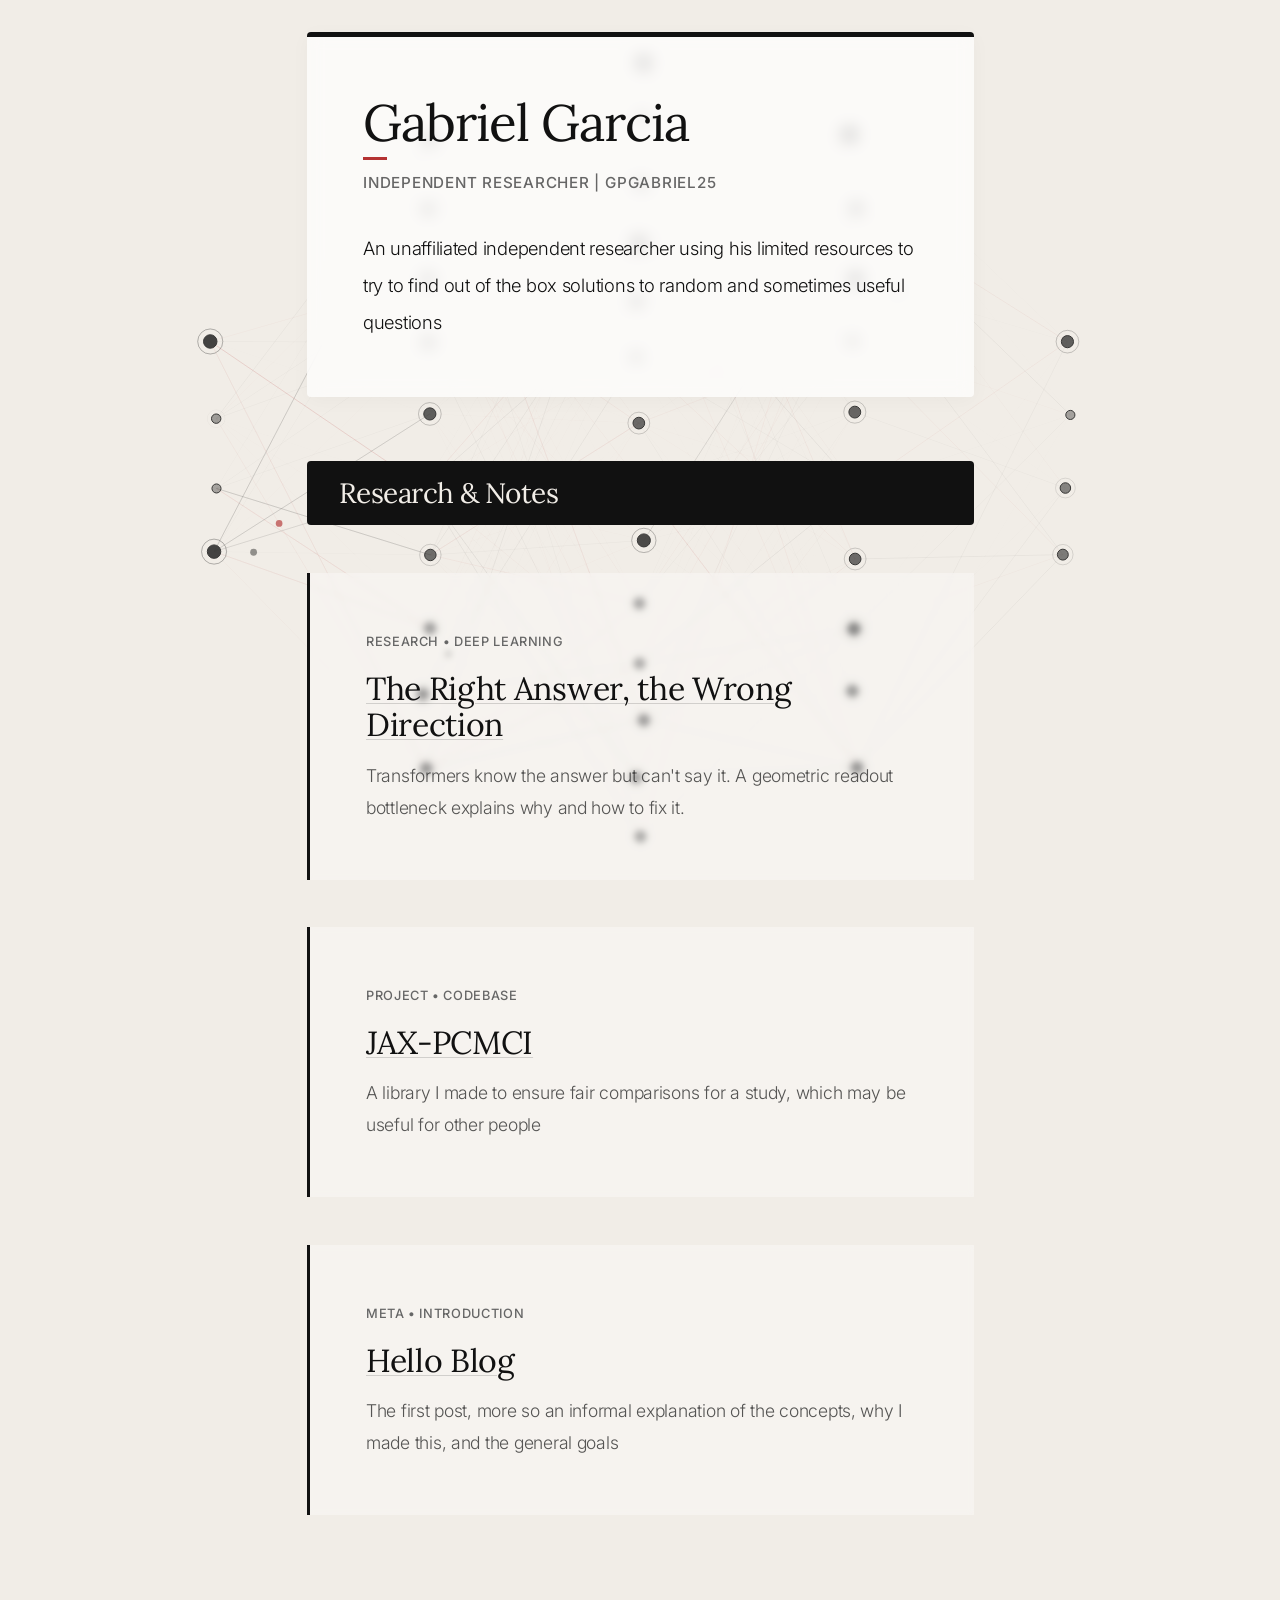
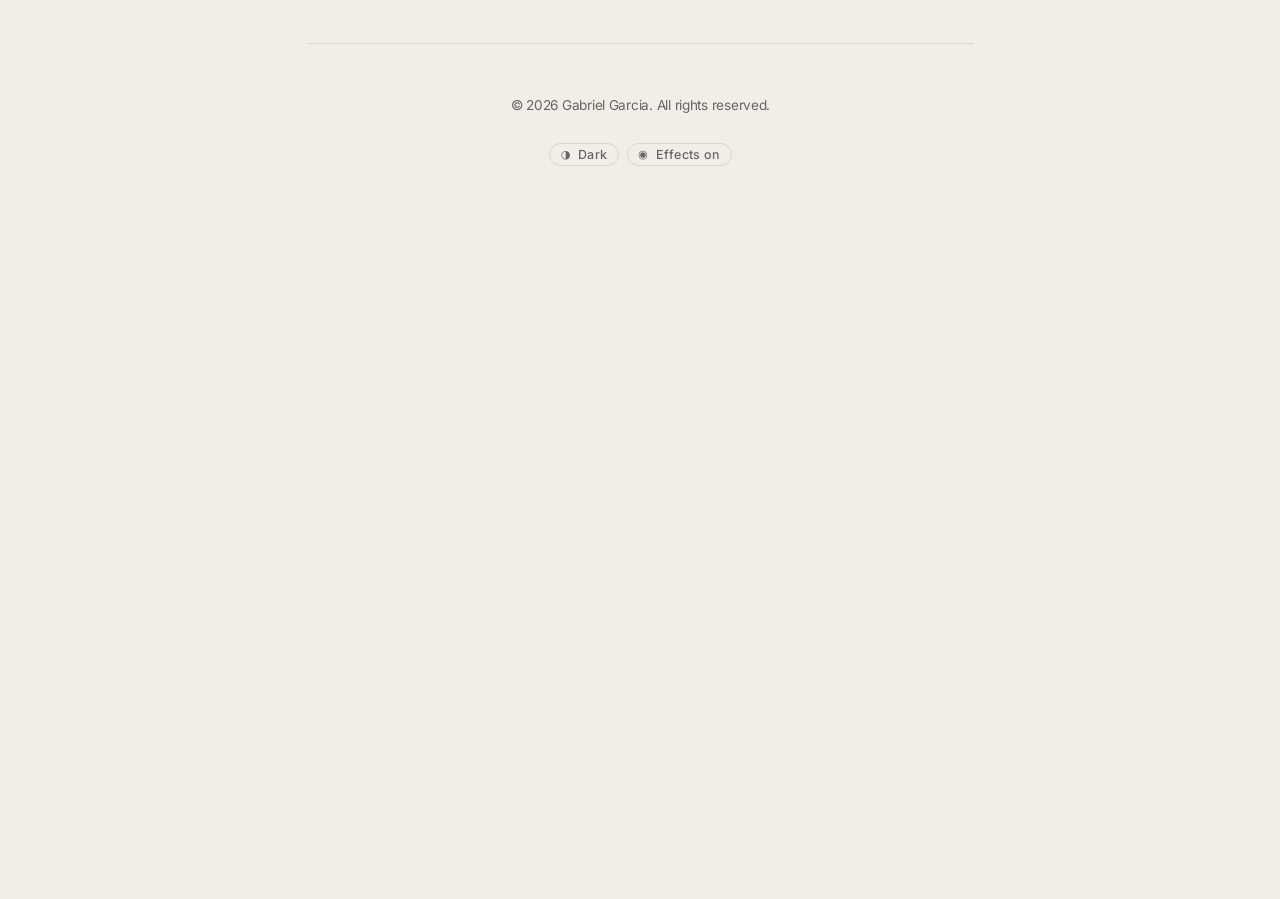
<file: index.html>
<!DOCTYPE html>
<html lang="en">
<head>
    <meta charset="UTF-8">
    <meta name="viewport" content="width=device-width, initial-scale=1.0">
    <link rel="icon" type="image/svg+xml" href="favicon.svg">
    <title>Gabriel Garcia | Independent Researcher</title>
    <meta name="description" content="Gabriel Garcia — independent researcher working on causal discovery, JAX, and machine learning. Projects, writings, and open-source tools.">
    <link rel="canonical" href="https://gpgabriel25.github.io/">
    <!-- Open Graph -->
    <meta property="og:type" content="website">
    <meta property="og:title" content="Gabriel Garcia | Independent Researcher">
    <meta property="og:description" content="Independent researcher working on causal discovery, JAX, and machine learning. Projects, writings, and open-source tools.">
    <meta property="og:url" content="https://gpgabriel25.github.io/">
    <meta property="og:site_name" content="Gabriel Garcia">
    <meta property="og:image" content="https://gpgabriel25.github.io/images/og-index.png">
    <meta property="og:image:width" content="1200">
    <meta property="og:image:height" content="630">
    <!-- Twitter -->
    <meta name="twitter:card" content="summary_large_image">
    <meta name="twitter:title" content="Gabriel Garcia | Independent Researcher">
    <meta name="twitter:description" content="Independent researcher working on causal discovery, JAX, and machine learning.">
    <meta name="twitter:image" content="https://gpgabriel25.github.io/images/og-index.png">
    <!-- Structured Data -->
    <script type="application/ld+json">
    {
      "@context": "https://schema.org",
      "@type": "WebSite",
      "name": "Gabriel Garcia",
      "url": "https://gpgabriel25.github.io/",
      "author": {
        "@type": "Person",
        "name": "Gabriel Garcia",
        "url": "https://gpgabriel25.github.io/",
        "jobTitle": "Independent Researcher"
      }
    }
    </script>
    <link rel="stylesheet" href="styles.css">
    <link rel="preconnect" href="https://fonts.googleapis.com">
    <link rel="preconnect" href="https://fonts.gstatic.com" crossorigin>
    <link href="https://fonts.googleapis.com/css2?family=Inter:wght@400;500;600&family=Lora:ital,wght@0,400;0,500;1,400&display=swap" rel="stylesheet">
    <script>try{var _t=localStorage.getItem('theme');if(_t)document.documentElement.setAttribute('data-theme',_t);if(localStorage.getItem('effects')=='off')document.documentElement.classList.add('effects-off');}catch(_e){}</script>
</head>
<body>
    <canvas id="network-canvas"></canvas>
    
    <div class="container">
        <header class="header post">
            <h1>Gabriel Garcia</h1>
            <p class="subtitle">Independent Researcher | gpgabriel25</p>
            <p class="bio">
                An unaffiliated independent researcher using his limited resources to try to find out of the box solutions to random and sometimes useful questions
            </p>
        </header>

        <main class="feed">
            <div class="post title-card">
                <h2>Research &amp; Notes</h2>
            </div>

            <article class="post">
                <div class="post-meta">Research &bull; Deep Learning</div>
                <h3 class="post-title"><a href="why-transformers-cant-count.html">The Right Answer, the Wrong Direction</a></h3>
                <p class="post-excerpt">Transformers know the answer but can't say it. A geometric readout bottleneck explains why and how to fix it.</p>
            </article>

            <article class="post">
                <div class="post-meta">Project &bull; Codebase</div>
                <h3 class="post-title"><a href="jax-pcmci.html">JAX-PCMCI</a></h3>
                <p class="post-excerpt">A library I made to ensure fair comparisons for a study, which may be useful for other people</p>
            </article>

            <article class="post">
                <div class="post-meta">Meta &bull; Introduction</div>
                <h3 class="post-title"><a href="hello-blog.html">Hello Blog</a></h3>
                <p class="post-excerpt">The first post, more so an informal explanation of the concepts, why I made this, and the general goals</p>
            </article>
        </main>
        
        <footer>
            <p>&copy; 2026 Gabriel Garcia. All rights reserved.</p>
        </footer>
    </div>

    <script src="script.js" defer></script>
    <script src="site-controls.js" defer></script>
    <script src="statcounter.js" defer></script>
</body>
</html>
</file>
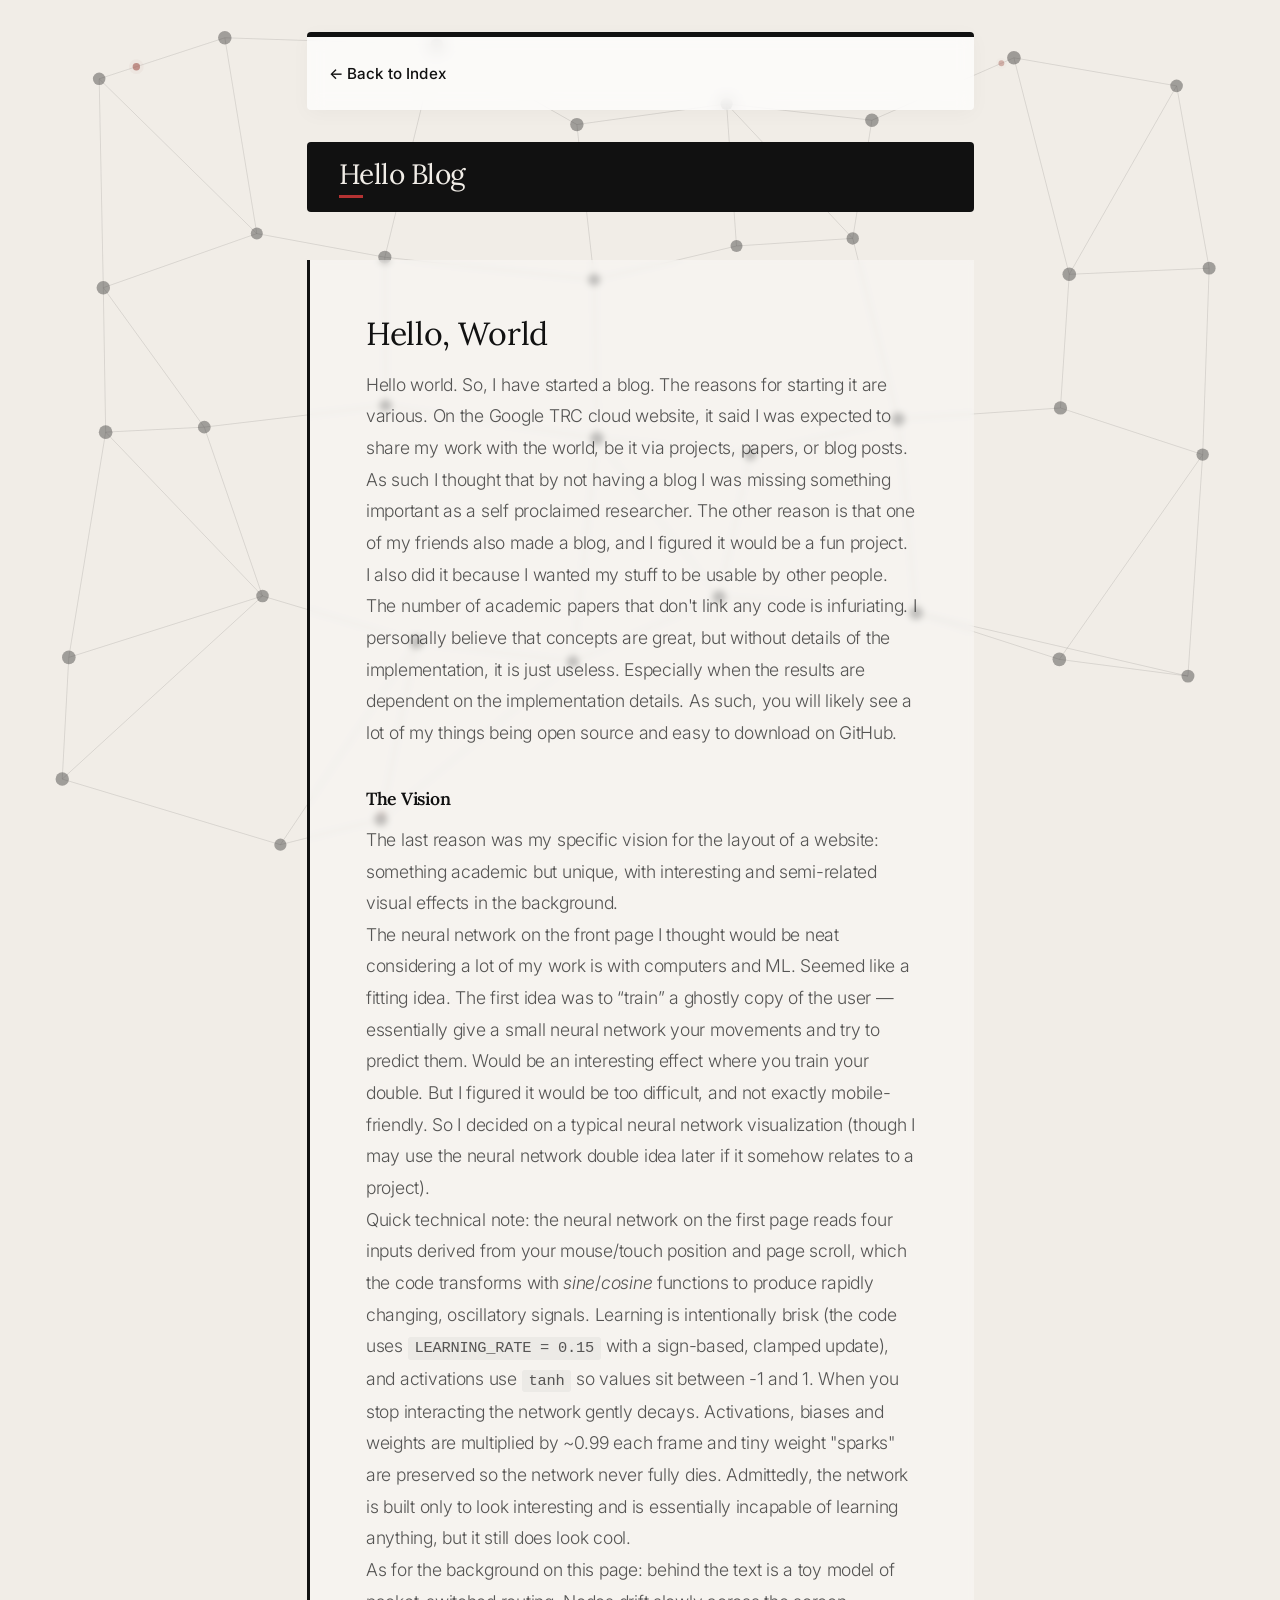
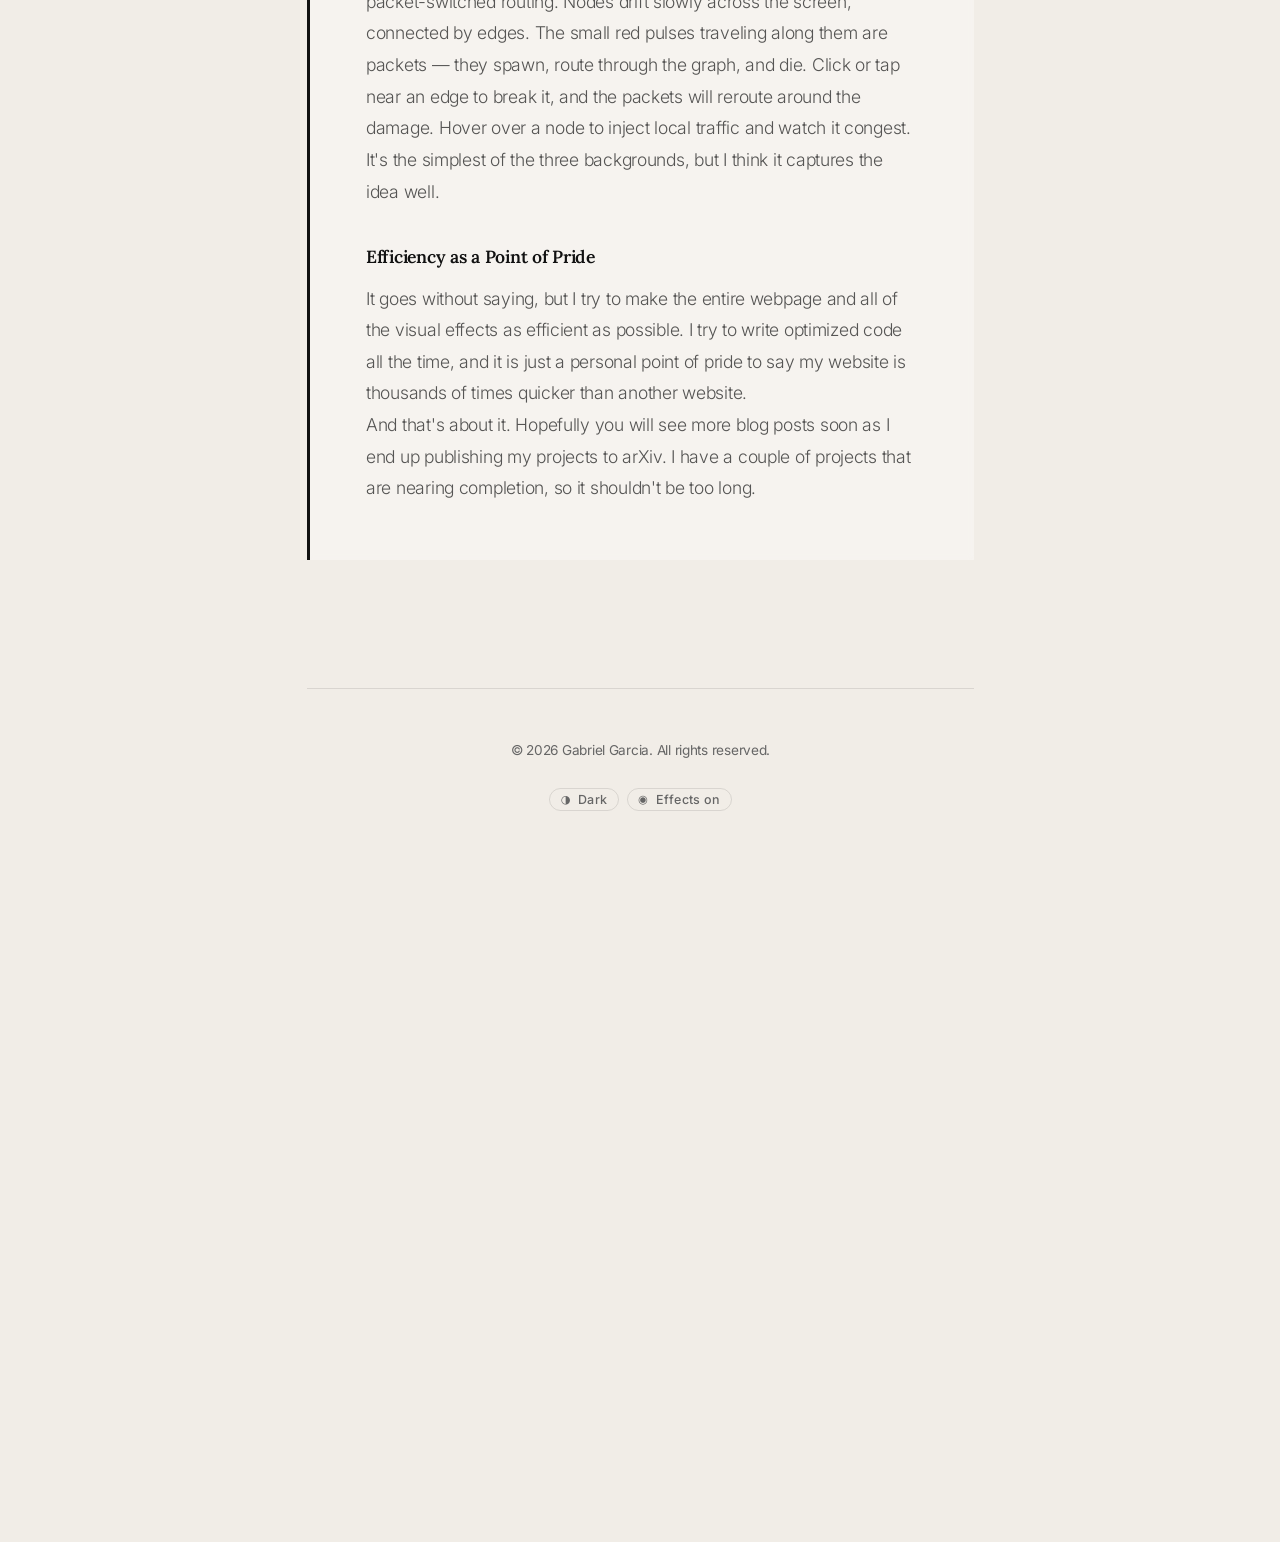
<file: hello-blog.html>
<!DOCTYPE html>
<html lang="en">
<head>
    <meta charset="UTF-8">
    <meta name="viewport" content="width=device-width, initial-scale=1.0">
    <link rel="icon" type="image/svg+xml" href="favicon.svg">
    <title>Hello Blog | Gabriel Garcia</title>
    <meta name="description" content="First post on Gabriel Garcia's research blog — why I started it, the vision for minimalist academic design, and what's coming next.">
    <meta name="keywords" content="research blog, academic design, minimalism, machine learning, neural networks">
    <link rel="canonical" href="https://gpgabriel25.github.io/hello-blog.html">
    <!-- Open Graph -->
    <meta property="og:type" content="article">
    <meta property="og:title" content="Hello Blog — Gabriel Garcia">
    <meta property="og:description" content="Why I started a research blog, the vision for minimalist academic design, and what's coming next.">
    <meta property="og:url" content="https://gpgabriel25.github.io/hello-blog.html">
    <meta property="og:site_name" content="Gabriel Garcia">
    <meta property="og:image" content="https://gpgabriel25.github.io/images/og-hello.png">
    <meta property="og:image:width" content="1200">
    <meta property="og:image:height" content="630">
    <!-- Twitter -->
    <meta name="twitter:card" content="summary_large_image">
    <meta name="twitter:title" content="Hello Blog — Gabriel Garcia">
    <meta name="twitter:description" content="Why I started a research blog, the vision for minimalist academic design, and what's coming next.">
    <meta name="twitter:image" content="https://gpgabriel25.github.io/images/og-hello.png">
    <!-- Structured Data -->
    <script type="application/ld+json">
    {
      "@context": "https://schema.org",
      "@type": "BlogPosting",
      "headline": "Hello Blog",
      "description": "First post on Gabriel Garcia's research blog — why I started it, the vision for minimalist academic design, and what's coming next.",
      "url": "https://gpgabriel25.github.io/hello-blog.html",
      "datePublished": "2026-05-09",
      "keywords": "research blog, academic design, minimalism",
      "author": {
        "@type": "Person",
        "name": "Gabriel Garcia",
        "url": "https://gpgabriel25.github.io"
      },
      "publisher": { "@type": "Organization", "name": "Gabriel Garcia" }
    }
    </script>
    <link rel="stylesheet" href="styles.css">
    <link rel="preconnect" href="https://fonts.googleapis.com">
    <link rel="preconnect" href="https://fonts.gstatic.com" crossorigin>
    <link href="https://fonts.googleapis.com/css2?family=Inter:wght@400;500;600&family=Lora:ital,wght@0,400;0,500;1,400&display=swap" rel="stylesheet">
    <script>try{var _t=localStorage.getItem('theme');if(_t)document.documentElement.setAttribute('data-theme',_t);if(localStorage.getItem('effects')=='off')document.documentElement.classList.add('effects-off');}catch(_e){}</script>
</head>
<body>
    <canvas id="network-canvas"></canvas>
    <div class="container">
        <header class="header post">
            <nav class="back-nav"><a class="back-link" href="index.html">&larr; Back to Index</a></nav>
        </header>

        <main class="feed">
            <div class="post title-card">
                <h1>Hello Blog</h1>
            </div>

            <article class="post">
                <h3 class="post-title">Hello, World</h3>
                <p class="post-excerpt">Hello world. So, I have started a blog. The reasons for starting it are various. On the Google TRC cloud website, it said I was expected to share my work with the world, be it via projects, papers, or blog posts. As such I thought that by not having a blog I was missing something important as a self proclaimed researcher. The other reason is that one of my friends also made a blog, and I figured it would be a fun project.</p>

                <p class="post-excerpt">I also did it because I wanted my stuff to be usable by other people. The number of academic papers that don't link any code is infuriating. I personally believe that concepts are great, but without details of the implementation, it is just useless. Especially when the results are dependent on the implementation details. As such, you will likely see a lot of my things being open source and easy to download on GitHub.</p>

                <h4>The Vision</h4>
                <p class="post-excerpt">The last reason was my specific vision for the layout of a website: something academic but unique, with interesting and semi-related visual effects in the background.</p>

                <p class="post-excerpt">The neural network on the front page I thought would be neat considering a lot of my work is with computers and ML. Seemed like a fitting idea. The first idea was to &ldquo;train&rdquo; a ghostly copy of the user &mdash; essentially give a small neural network your movements and try to predict them. Would be an interesting effect where you train your double. But I figured it would be too difficult, and not exactly mobile-friendly. So I decided on a typical neural network visualization (though I may use the neural network double idea later if it somehow relates to a project).</p>

                <p class="post-excerpt">Quick technical note: the neural network on the first page reads four inputs derived from your mouse/touch position and page scroll, which the code transforms with <em>sine</em>/<em>cosine</em> functions to produce rapidly changing, oscillatory signals. Learning is intentionally brisk (the code uses <code>LEARNING_RATE = 0.15</code> with a sign-based, clamped update), and activations use <code>tanh</code> so values sit between -1 and 1. When you stop interacting the network gently decays. Activations, biases and weights are multiplied by ~0.99 each frame and tiny weight "sparks" are preserved so the network never fully dies. Admittedly, the network is built only to look interesting and is essentially incapable of learning anything, but it still does look cool.</p>

                <p class="post-excerpt">As for the background on this page: behind the text is a toy model of packet-switched routing. Nodes drift slowly across the screen, connected by edges. The small red pulses traveling along them are packets &mdash; they spawn, route through the graph, and die. Click or tap near an edge to break it, and the packets will reroute around the damage. Hover over a node to inject local traffic and watch it congest. It's the simplest of the three backgrounds, but I think it captures the idea well.</p>

                <h4>Efficiency as a Point of Pride</h4>
                <p class="post-excerpt">It goes without saying, but I try to make the entire webpage and all of the visual effects as efficient as possible. I try to write optimized code all the time, and it is just a personal point of pride to say my website is thousands of times quicker than another website.</p>

                <p class="post-excerpt">And that's about it. Hopefully you will see more blog posts soon as I end up publishing my projects to arXiv. I have a couple of projects that are nearing completion, so it shouldn't be too long.</p>
            </article>
        </main>

        <footer>
            <p>&copy; 2026 Gabriel Garcia. All rights reserved.</p>
        </footer>
    </div>
    <script src="hello-script.js" defer></script>
    <script src="site-controls.js" defer></script>
    <script src="statcounter.js" defer></script>
</body>
</html>
</file>
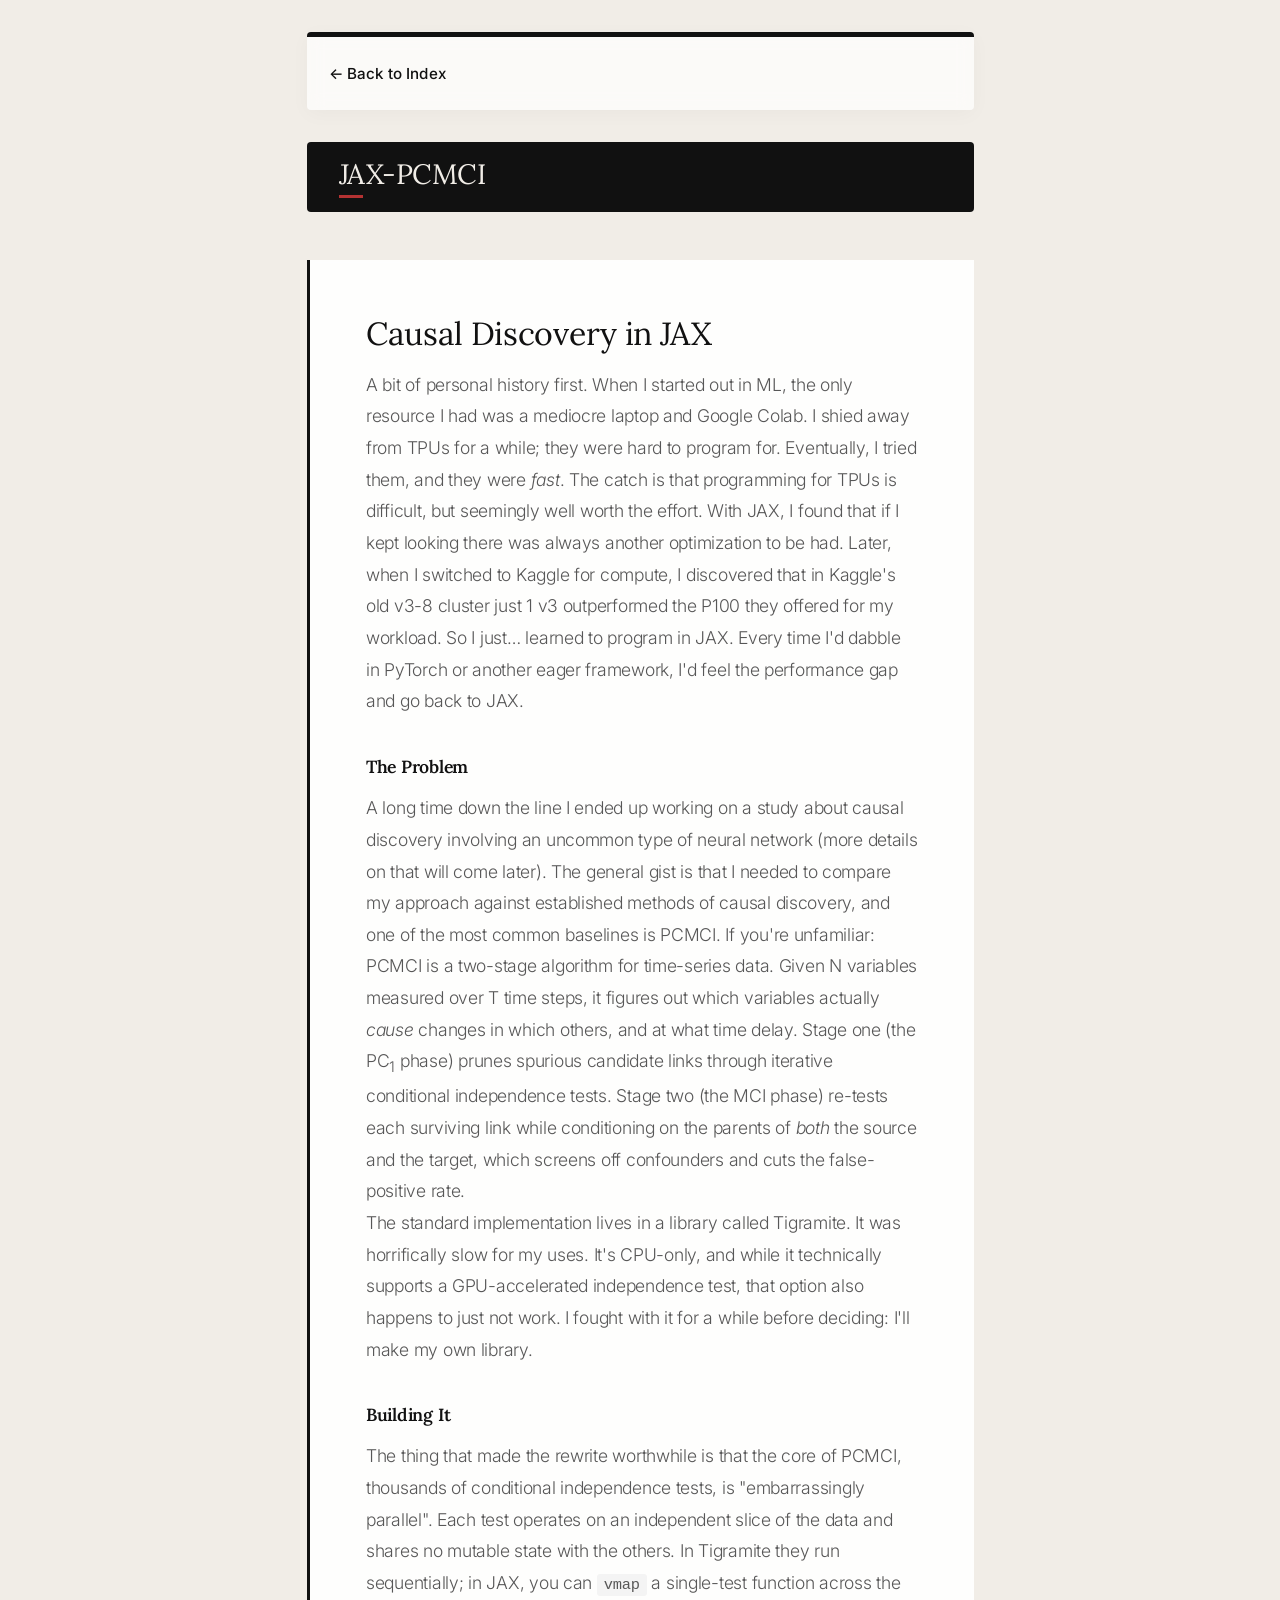
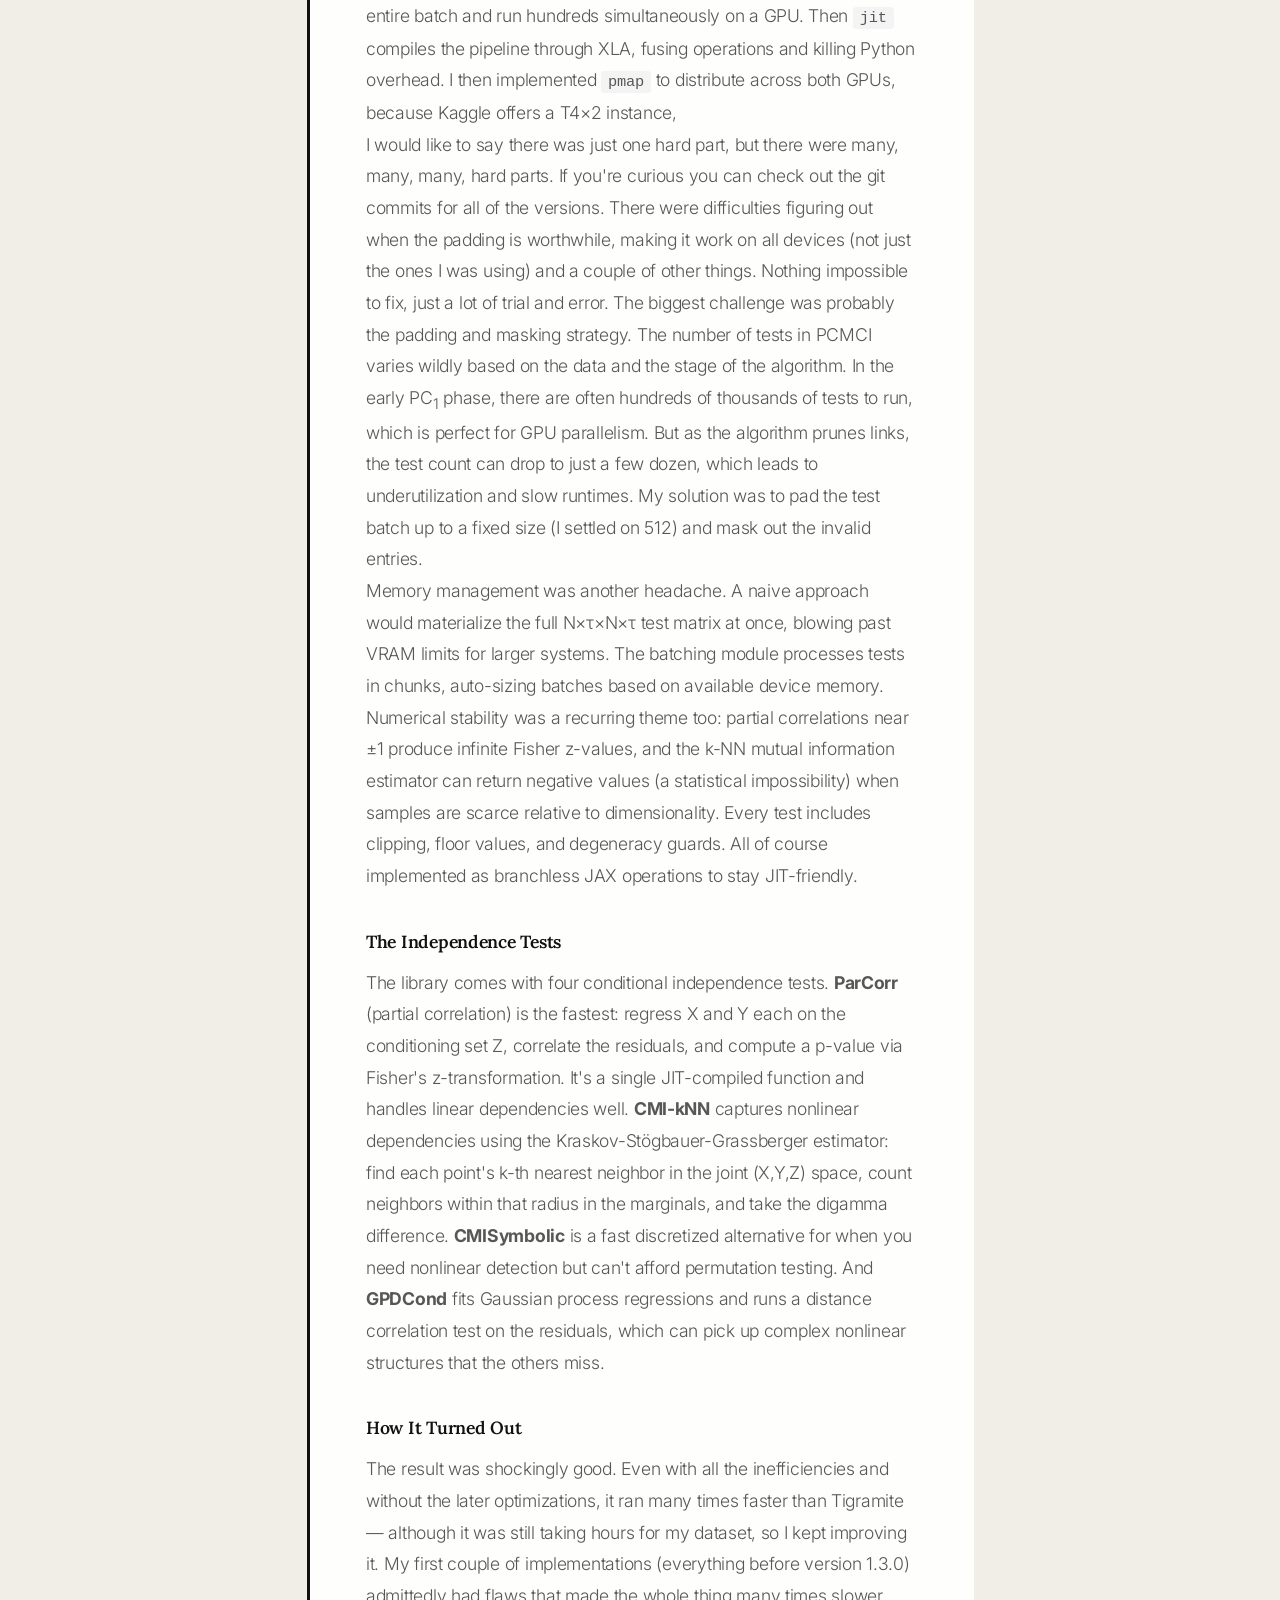
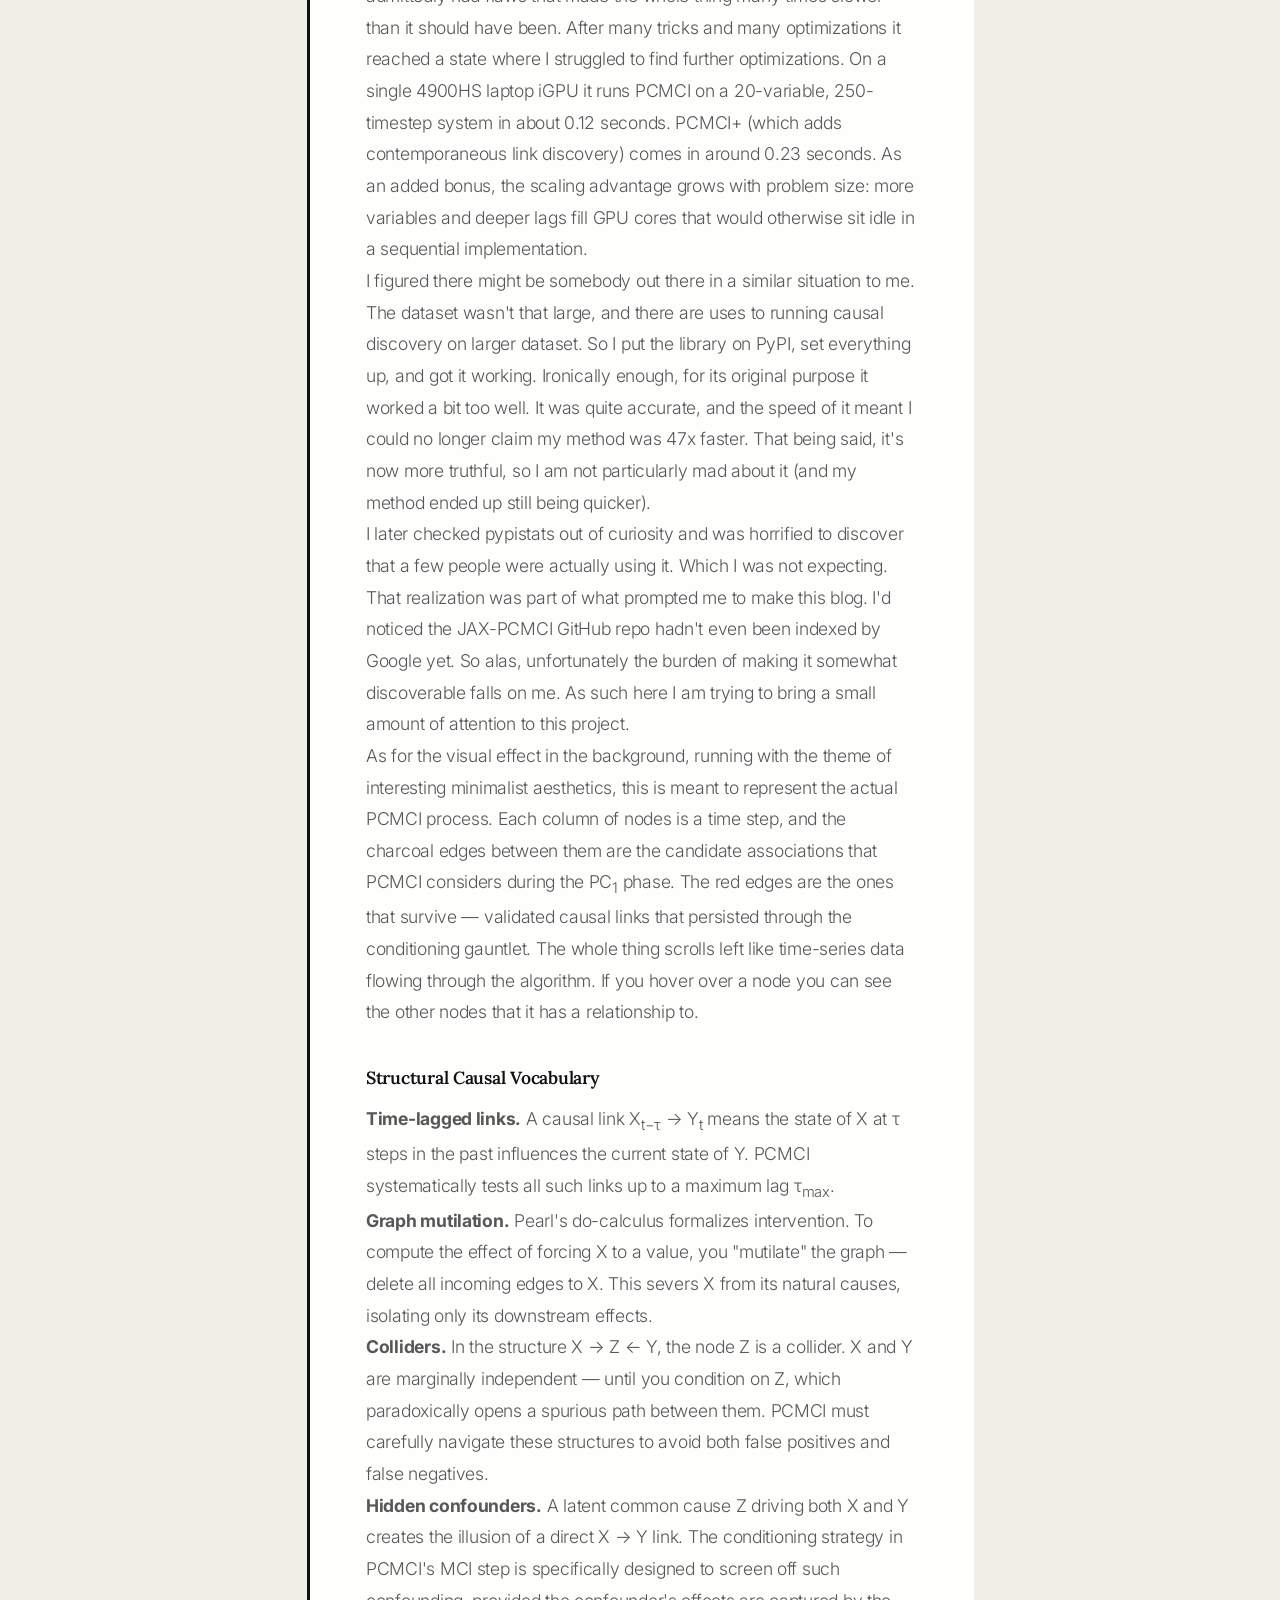
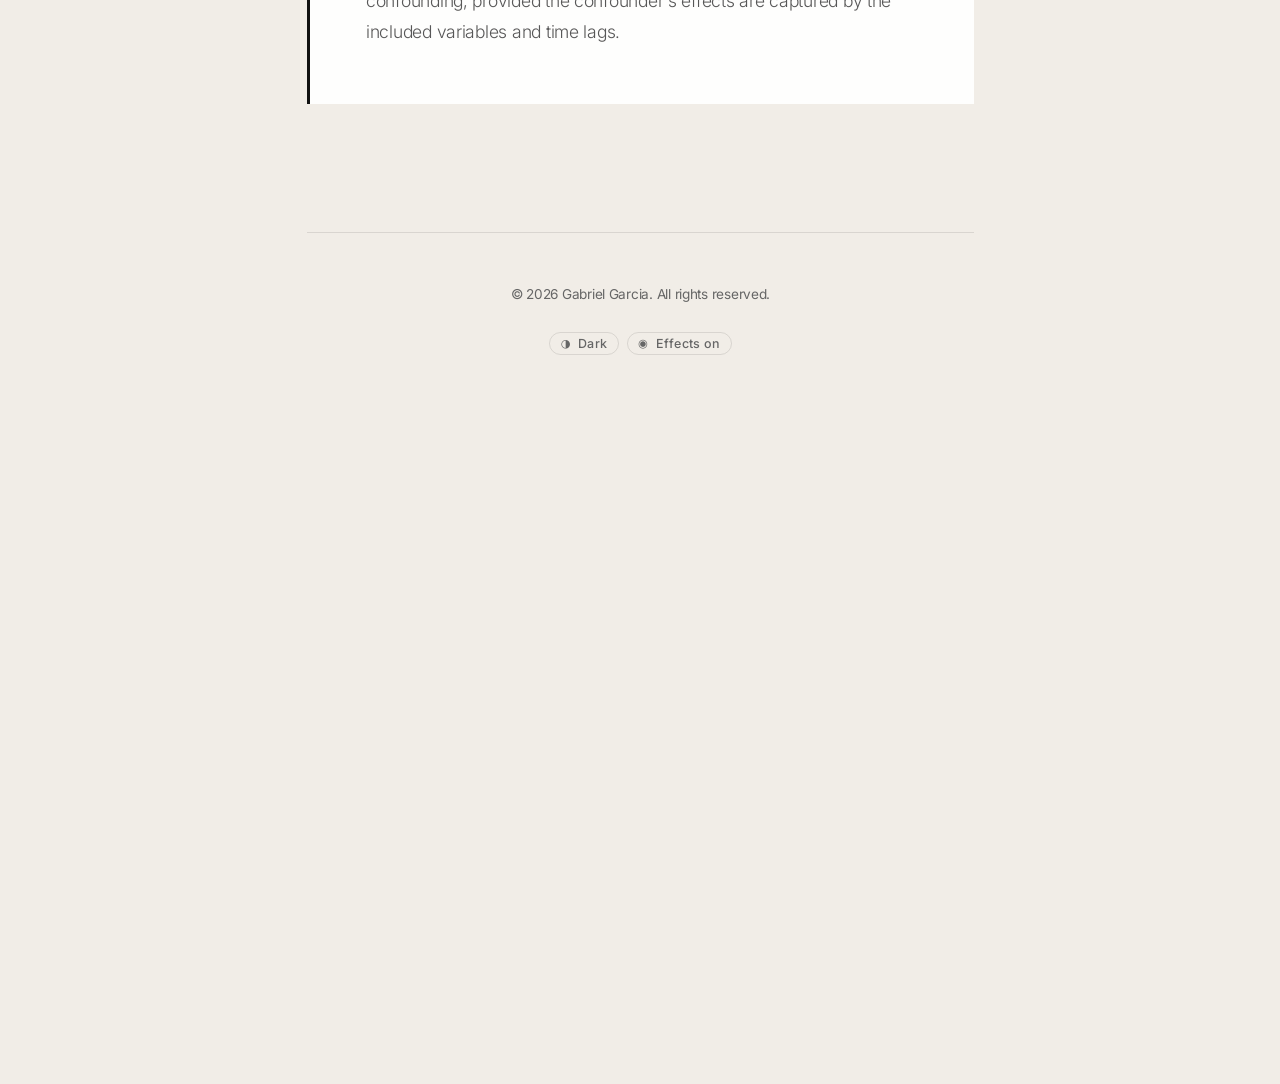
<file: jax-pcmci.html>
<!DOCTYPE html>
<html lang="en">
<head>
    <meta charset="UTF-8">
    <meta name="viewport" content="width=device-width, initial-scale=1.0">
    <link rel="icon" type="image/svg+xml" href="favicon.svg">
    <title>JAX-PCMCI | Gabriel Garcia</title>
    <meta name="description" content="JAX-PCMCI: a GPU-accelerated causal discovery library in JAX. Runs PCMCI and PCMCI+ orders of magnitude faster than existing CPU implementations using vmap, jit, and pmap.">
    <meta name="keywords" content="JAX, causal discovery, PCMCI, GPU acceleration, machine learning, Python, scientific computing">
    <link rel="canonical" href="https://gpgabriel25.github.io/jax-pcmci.html">
    <!-- Open Graph -->
    <meta property="og:type" content="article">
    <meta property="og:title" content="JAX-PCMCI — GPU-Accelerated Causal Discovery">
    <meta property="og:description" content="A JAX library for running PCMCI causal discovery on GPUs and TPUs, many times faster than Tigramite.">
    <meta property="og:url" content="https://gpgabriel25.github.io/jax-pcmci.html">
    <meta property="og:site_name" content="Gabriel Garcia">
    <meta property="og:image" content="https://gpgabriel25.github.io/images/og-pcmci.png">
    <meta property="og:image:width" content="1200">
    <meta property="og:image:height" content="630">
    <!-- Twitter -->
    <meta name="twitter:card" content="summary_large_image">
    <meta name="twitter:title" content="JAX-PCMCI — GPU-Accelerated Causal Discovery">
    <meta name="twitter:description" content="A JAX library for running PCMCI causal discovery on GPUs and TPUs, many times faster than Tigramite.">
    <meta name="twitter:image" content="https://gpgabriel25.github.io/images/og-pcmci.png">
    <!-- Structured Data -->
    <script type="application/ld+json">
    {
      "@context": "https://schema.org",
      "@type": "TechArticle",
      "headline": "JAX-PCMCI: GPU-Accelerated Causal Discovery",
      "description": "A JAX library for running PCMCI causal discovery on GPUs and TPUs, many times faster than existing CPU implementations.",
      "url": "https://gpgabriel25.github.io/jax-pcmci.html",
      "datePublished": "2026-05-09",
      "keywords": "JAX, causal discovery, PCMCI, GPU acceleration, machine learning",
      "mainEntity": "https://github.com/Gpgabriel25/JAX-PCMCI",
      "author": {
        "@type": "Person",
        "name": "Gabriel Garcia",
        "url": "https://gpgabriel25.github.io"
      },
      "publisher": { "@type": "Organization", "name": "Gabriel Garcia" },
      "about": [
        { "@type": "Thing", "name": "Causal Discovery" },
        { "@type": "Thing", "name": "JAX" },
        { "@type": "Thing", "name": "PCMCI" }
      ]
    }
    </script>
    <link rel="stylesheet" href="styles.css">
    <link rel="preconnect" href="https://fonts.googleapis.com">
    <link rel="preconnect" href="https://fonts.gstatic.com" crossorigin>
    <link href="https://fonts.googleapis.com/css2?family=Inter:wght@400;500;600&family=Lora:ital,wght@0,400;0,500;1,400&display=swap" rel="stylesheet">
    <style>
        .post-excerpt { color: var(--text-black); }
        .post { background-color: rgba(255, 255, 255, 0.92); }
        .post.title-card { background-color: #111111 !important; color: #f1ede7 !important; border-left: none !important; }
        .post.title-card h1, .post.title-card h2, .post.title-card h3 { color: #f1ede7 !important; }

        html[data-theme="dark"] .post { background-color: rgba(30, 27, 24, 0.88) !important; }
        html[data-theme="dark"] .post.title-card { background-color: #f1ede7 !important; color: #111111 !important; border-left: none !important; }
        html[data-theme="dark"] .post.title-card h1, html[data-theme="dark"] .post.title-card h2, html[data-theme="dark"] .post.title-card h3 { color: #111111 !important; }
    </style>
    <script>try{var _t=localStorage.getItem('theme');if(_t)document.documentElement.setAttribute('data-theme',_t);if(localStorage.getItem('effects')=='off')document.documentElement.classList.add('effects-off');}catch(_e){}</script>
</head>
<body>
    <canvas id="network-canvas"></canvas>
    <div class="container">
        <header class="header post">
            <nav class="back-nav"><a class="back-link" href="index.html">&larr; Back to Index</a></nav>
        </header>

        <main class="feed">
            <div class="post title-card">
                <h1>JAX-PCMCI</h1>
            </div>

            <article class="post">
                <h3 class="post-title">Causal Discovery in JAX</h3>

                <p class="post-excerpt">A bit of personal history first. When I started out in ML, the only resource I had was a mediocre laptop and Google Colab. I shied away from TPUs for a while; they were hard to program for. Eventually, I tried them, and they were <em>fast</em>. The catch is that programming for TPUs is difficult, but seemingly well worth the effort. With JAX, I found that if I kept looking there was always another optimization to be had. Later, when I switched to Kaggle for compute, I discovered that in Kaggle's old v3-8 cluster just 1 v3 outperformed the P100 they offered for my workload. So I just&hellip; learned to program in JAX. Every time I'd dabble in PyTorch or another eager framework, I'd feel the performance gap and go back to JAX.</p>

                <h4>The Problem</h4>
                <p class="post-excerpt">A long time down the line I ended up working on a study about causal discovery involving an uncommon type of neural network (more details on that will come later). The general gist is that I needed to compare my approach against established methods of causal discovery, and one of the most common baselines is PCMCI. If you're unfamiliar: PCMCI is a two-stage algorithm for time-series data. Given N variables measured over T time steps, it figures out which variables actually <em>cause</em> changes in which others, and at what time delay. Stage one (the PC<sub>1</sub> phase) prunes spurious candidate links through iterative conditional independence tests. Stage two (the MCI phase) re-tests each surviving link while conditioning on the parents of <em>both</em> the source and the target, which screens off confounders and cuts the false-positive rate.</p>

                <p class="post-excerpt">The standard implementation lives in a library called Tigramite. It was horrifically slow for my uses. It's CPU-only, and while it technically supports a GPU-accelerated independence test, that option also happens to just not work. I fought with it for a while before deciding: I'll make my own library.</p>

                <h4>Building It</h4>
                <p class="post-excerpt">The thing that made the rewrite worthwhile is that the core of PCMCI, thousands of conditional independence tests, is "embarrassingly parallel". Each test operates on an independent slice of the data and shares no mutable state with the others. In Tigramite they run sequentially; in JAX, you can <code>vmap</code> a single-test function across the entire batch and run hundreds simultaneously on a GPU. Then <code>jit</code> compiles the pipeline through XLA, fusing operations and killing Python overhead. I then implemented <code>pmap</code> to distribute across both GPUs, because Kaggle offers a T4&times;2 instance,</p>

                <p class="post-excerpt">I would like to say there was just one hard part, but there were many, many, many, hard parts. If you're curious you can check out the git commits for all of the versions. There were difficulties figuring out when the padding is worthwhile, making it work on all devices (not just the ones I was using) and a couple of other things. Nothing impossible to fix, just a lot of trial and error. The biggest challenge was probably the padding and masking strategy. The number of tests in PCMCI varies wildly based on the data and the stage of the algorithm. In the early PC<sub>1</sub> phase, there are often hundreds of thousands of tests to run, which is perfect for GPU parallelism. But as the algorithm prunes links, the test count can drop to just a few dozen, which leads to underutilization and slow runtimes. My solution was to pad the test batch up to a fixed size (I settled on 512) and mask out the invalid entries.</p>

                <p class="post-excerpt">Memory management was another headache. A naive approach would materialize the full N&times;&tau;&times;N&times;&tau; test matrix at once, blowing past VRAM limits for larger systems. The batching module processes tests in chunks, auto-sizing batches based on available device memory. Numerical stability was a recurring theme too: partial correlations near &plusmn;1 produce infinite Fisher z-values, and the k-NN mutual information estimator can return negative values (a statistical impossibility) when samples are scarce relative to dimensionality. Every test includes clipping, floor values, and degeneracy guards. All of course implemented as branchless JAX operations to stay JIT-friendly.</p>

                <h4>The Independence Tests</h4>
                <p class="post-excerpt">The library comes with four conditional independence tests. <strong>ParCorr</strong> (partial correlation) is the fastest: regress X and Y each on the conditioning set Z, correlate the residuals, and compute a p-value via Fisher's z-transformation. It's a single JIT-compiled function and handles linear dependencies well. <strong>CMI-kNN</strong> captures nonlinear dependencies using the Kraskov-St&ouml;gbauer-Grassberger estimator: find each point's k-th nearest neighbor in the joint (X,Y,Z) space, count neighbors within that radius in the marginals, and take the digamma difference. <strong>CMISymbolic</strong> is a fast discretized alternative for when you need nonlinear detection but can't afford permutation testing. And <strong>GPDCond</strong> fits Gaussian process regressions and runs a distance correlation test on the residuals, which can pick up complex nonlinear structures that the others miss.</p>

                <h4>How It Turned Out</h4>
                <p class="post-excerpt">The result was shockingly good. Even with all the inefficiencies and without the later optimizations, it ran many times faster than Tigramite &mdash; although it was still taking hours for my dataset, so I kept improving it. My first couple of implementations (everything before version 1.3.0) admittedly had flaws that made the whole thing many times slower than it should have been. After many tricks and many optimizations it reached a state where I struggled to find further optimizations. On a single 4900HS laptop iGPU it runs PCMCI on a 20-variable, 250-timestep system in about 0.12 seconds. PCMCI+ (which adds contemporaneous link discovery) comes in around 0.23 seconds. As an added bonus, the scaling advantage grows with problem size: more variables and deeper lags fill GPU cores that would otherwise sit idle in a sequential implementation.</p>

                <p class="post-excerpt">I figured there might be somebody out there in a similar situation to me. The dataset wasn't that large, and there are uses to running causal discovery on larger dataset. So I put the library on PyPI, set everything up, and got it working. Ironically enough, for its original purpose it worked a bit too well. It was quite accurate, and the speed of it meant I could no longer claim my method was 47x faster. That being said, it's now more truthful, so I am not particularly mad about it (and my method ended up still being quicker).</p>

                <p class="post-excerpt">I later checked  pypistats out of curiosity and was horrified to discover that a few people were actually using it. Which I was not expecting. That realization was part of what prompted me to make this blog. I'd noticed the JAX-PCMCI GitHub repo hadn't even been indexed by Google yet. So alas, unfortunately the burden of making it somewhat discoverable falls on me. As such here I am trying to bring a small amount of attention to this project.</p>

                <p class="post-excerpt">As for the visual effect in the background, running with the theme of interesting minimalist aesthetics, this is meant to represent the actual PCMCI process. Each column of nodes is a time step, and the charcoal edges between them are the candidate associations that PCMCI considers during the PC<sub>1</sub> phase. The red edges are the ones that survive &mdash; validated causal links that persisted through the conditioning gauntlet. The whole thing scrolls left like time-series data flowing through the algorithm. If you hover over a node you can see the other nodes that it has a relationship to.</p>

                <h4>Structural Causal Vocabulary</h4>
                <p class="post-excerpt"><strong>Time-lagged links.</strong> A causal link X<sub>t&minus;&tau;</sub> &rarr; Y<sub>t</sub> means the state of X at &tau; steps in the past influences the current state of Y. PCMCI systematically tests all such links up to a maximum lag &tau;<sub>max</sub>.</p>

                <p class="post-excerpt"><strong>Graph mutilation.</strong> Pearl's do-calculus formalizes intervention. To compute the effect of forcing X to a value, you "mutilate" the graph &mdash; delete all incoming edges to X. This severs X from its natural causes, isolating only its downstream effects.</p>

                <p class="post-excerpt"><strong>Colliders.</strong> In the structure X &rarr; Z &larr; Y, the node Z is a collider. X and Y are marginally independent &mdash; until you condition on Z, which paradoxically opens a spurious path between them. PCMCI must carefully navigate these structures to avoid both false positives and false negatives.</p>

                <p class="post-excerpt"><strong>Hidden confounders.</strong> A latent common cause Z driving both X and Y creates the illusion of a direct X &rarr; Y link. The conditioning strategy in PCMCI's MCI step is specifically designed to screen off such confounding, provided the confounder's effects are captured by the included variables and time lags.</p>
            </article>
        </main>

        <footer>
            <p>&copy; 2026 Gabriel Garcia. All rights reserved.</p>
        </footer>
    </div>
    <script src="jax-script.js" defer></script>
    <script src="site-controls.js" defer></script>
    <script src="statcounter.js" defer></script>
</body>
</html>
</file>
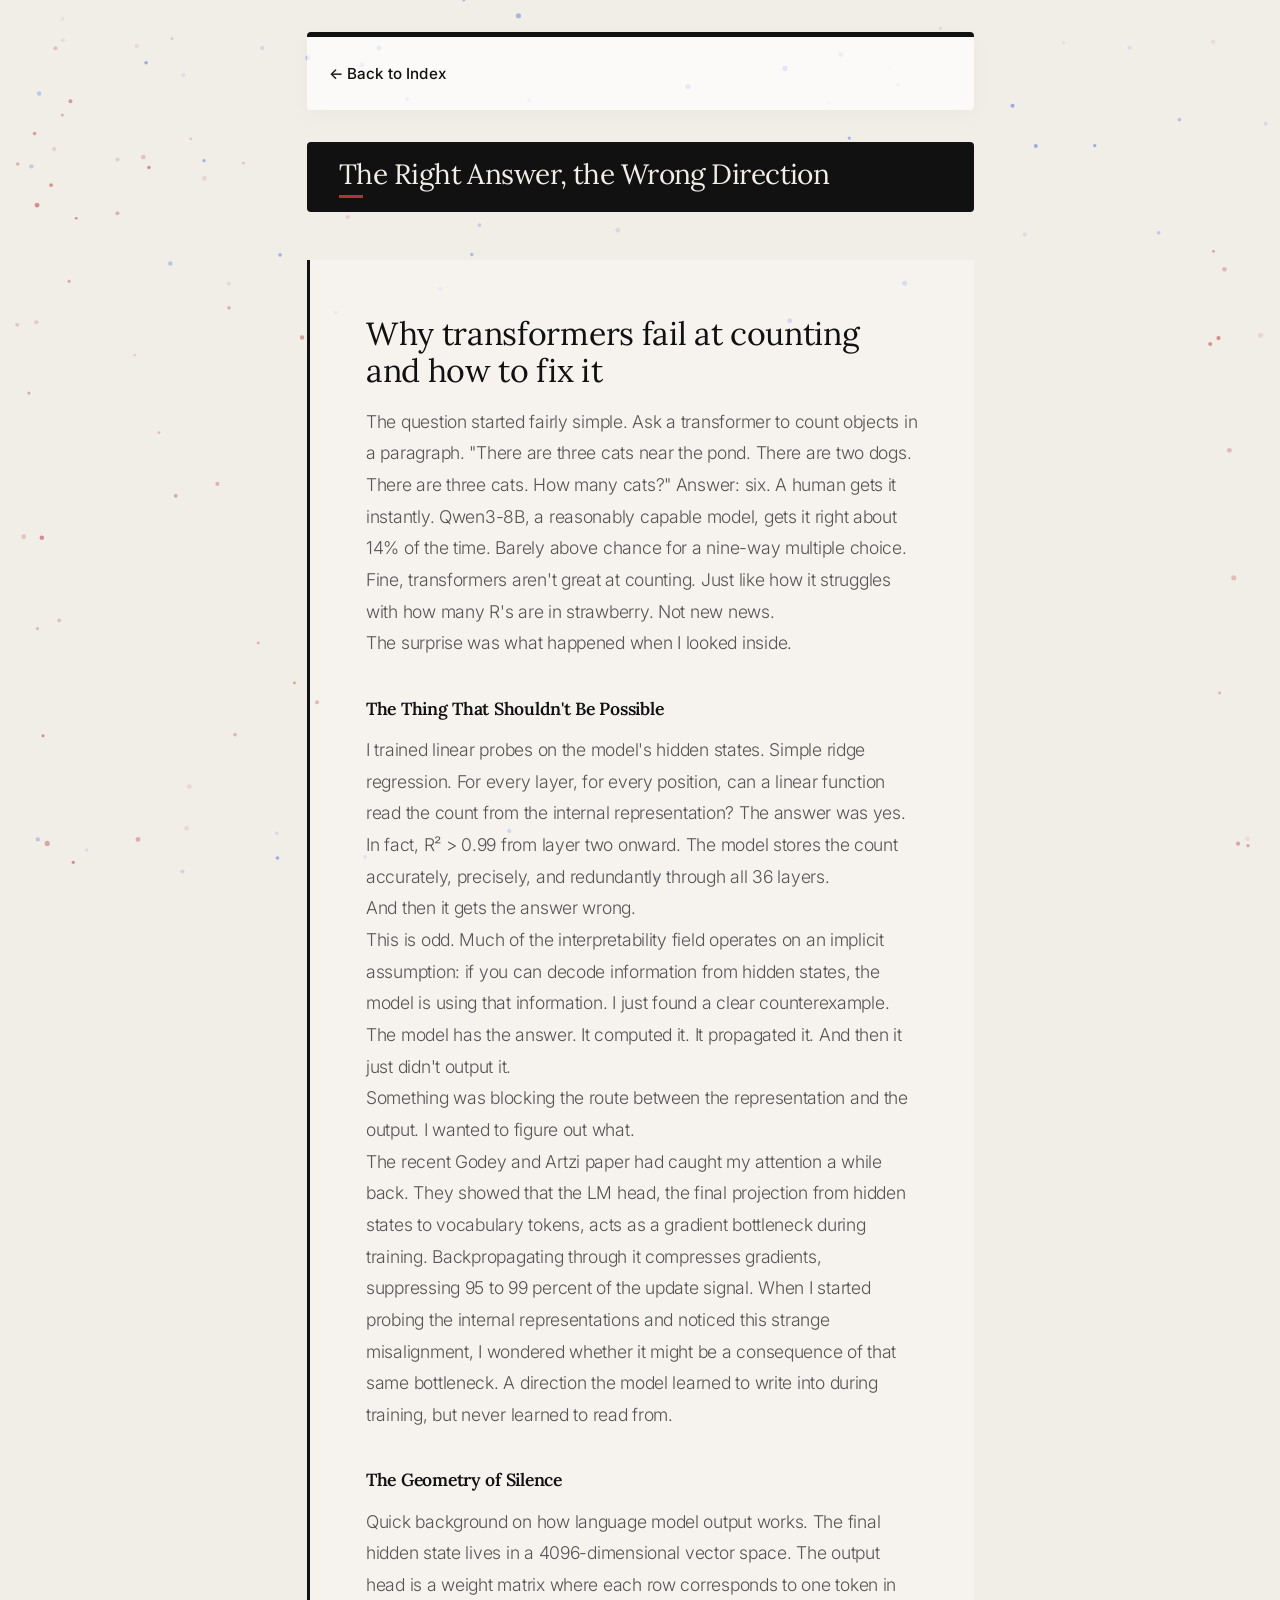
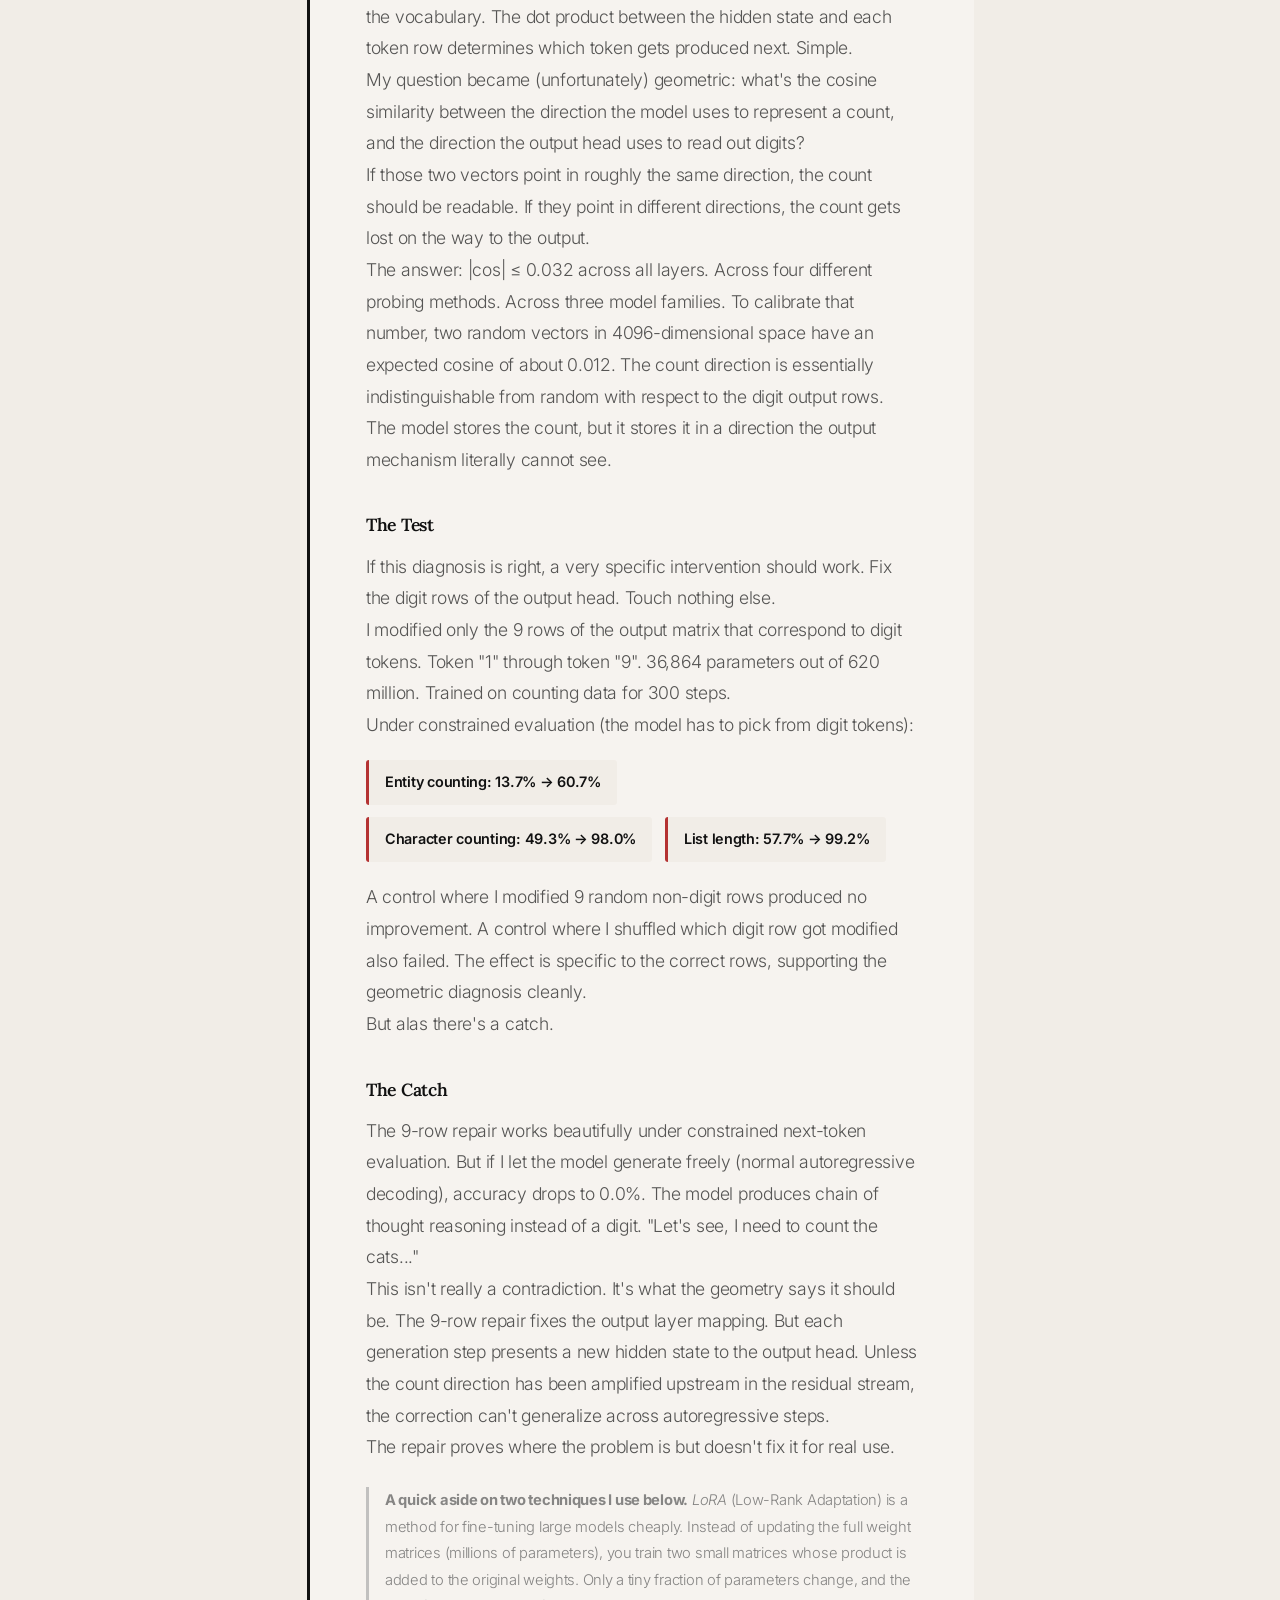
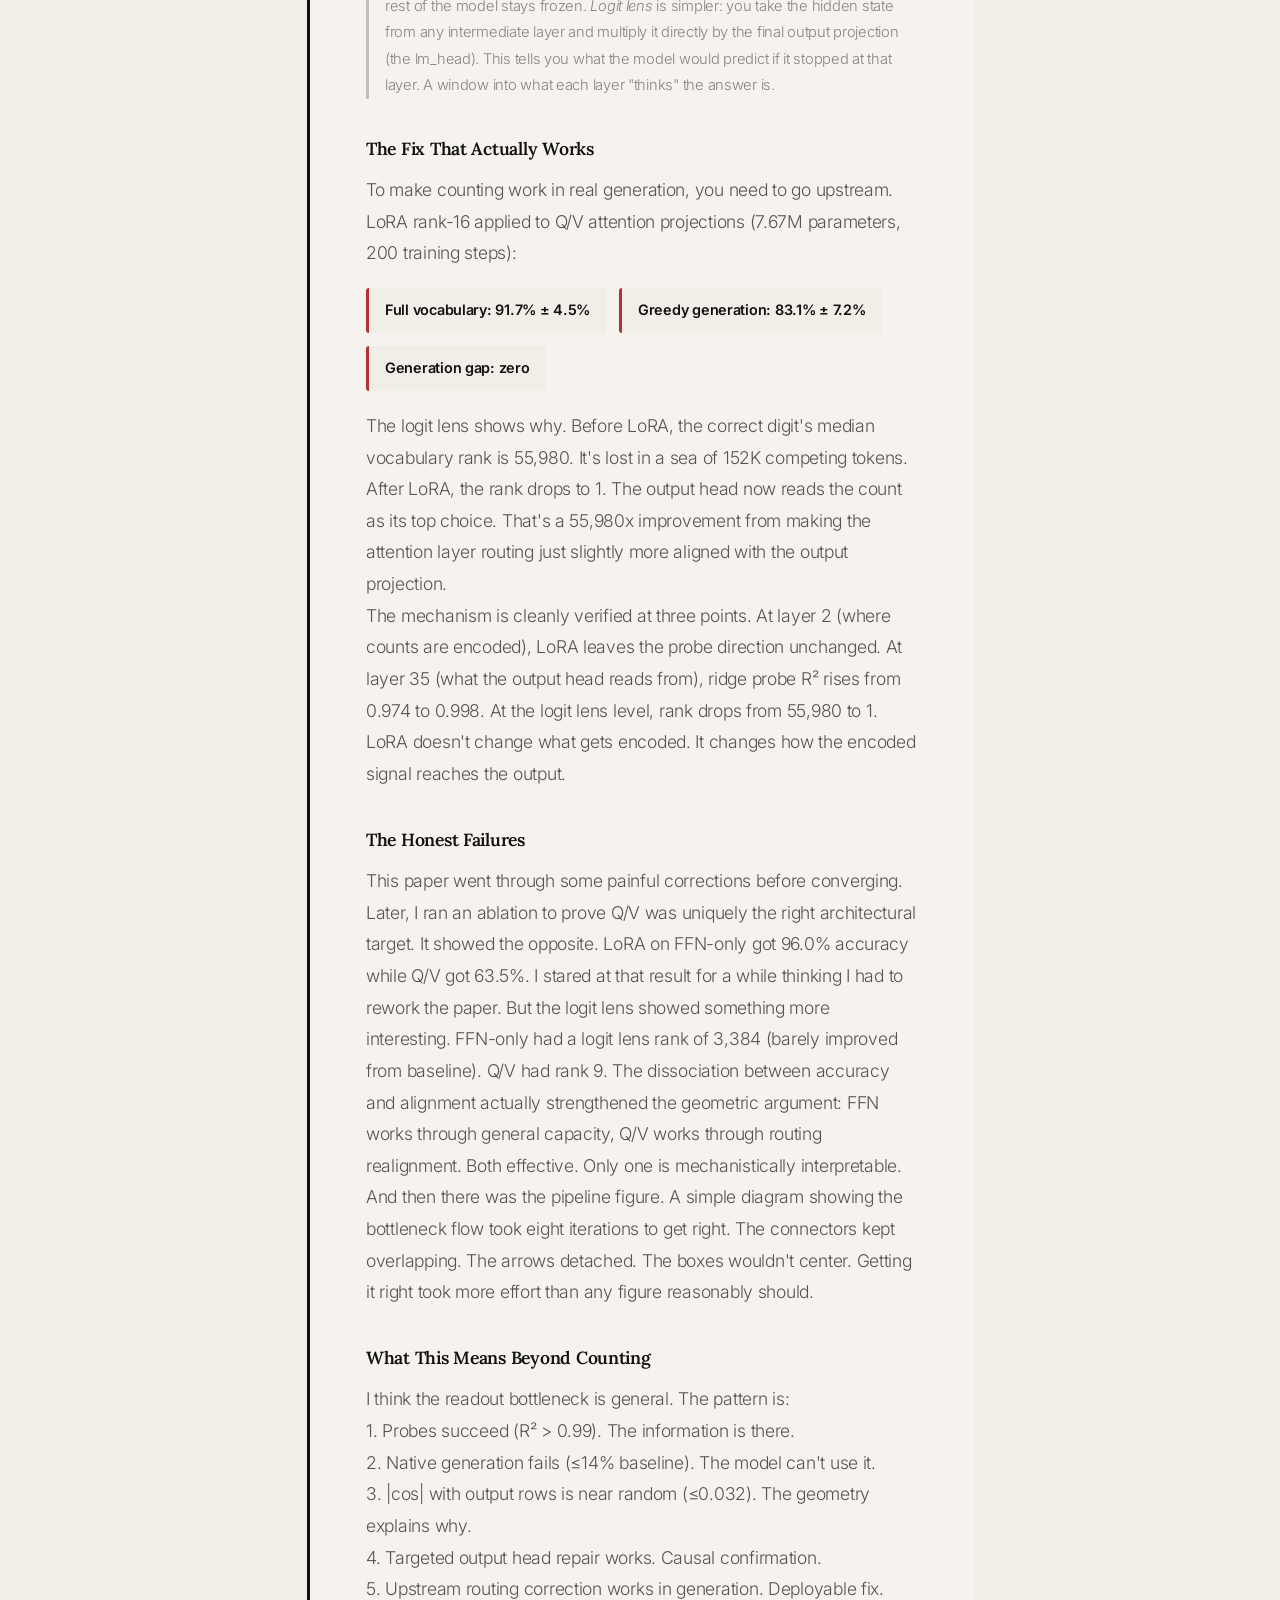
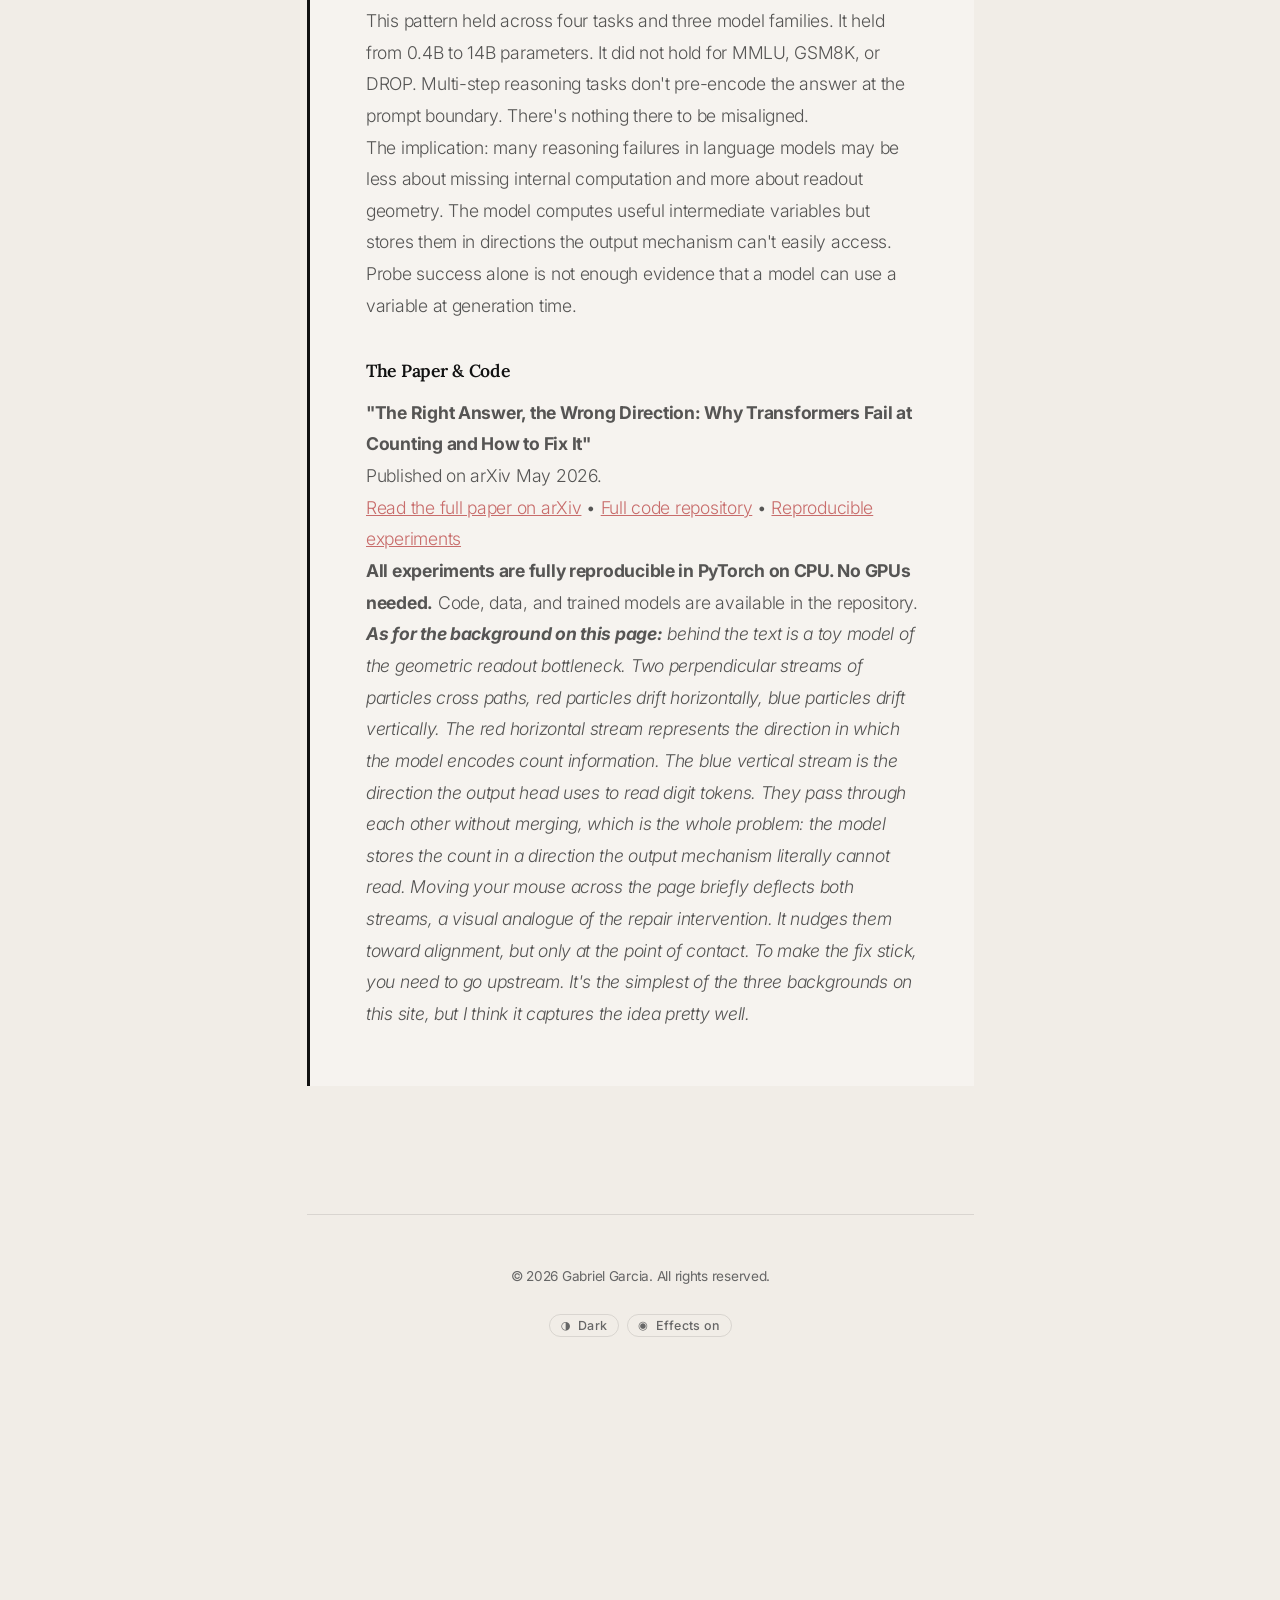
<file: why-transformers-cant-count.html>
<!DOCTYPE html>
<html lang="en">
<head>
    <meta charset="UTF-8">
    <meta name="viewport" content="width=device-width, initial-scale=1.0">
    <link rel="icon" type="image/svg+xml" href="favicon.svg">
    <title>The Right Answer, the Wrong Direction: Why Transformers Fail at Counting | Gabriel Garcia</title>
    <meta name="description" content="Discover why transformers struggle with counting despite encoding the answer internally. Explore geometric readout bottlenecks, probe-generalization gaps, and LoRA-based fixes with reproducible PyTorch experiments.">
    <meta name="keywords" content="transformers, counting, interpretability, geometric bottleneck, LLM failures, neural networks, mechanistic interpretability, LoRA, attention mechanism">
    <link rel="canonical" href="https://gpgabriel25.github.io/why-transformers-cant-count.html">
    <meta property="og:type" content="article">
    <meta property="og:title" content="The Right Answer, the Wrong Direction: Why Transformers Fail at Counting">
    <meta property="og:description" content="Why transformers encode correct answers but fail to output them. A deep dive into geometric readout bottlenecks and how to fix them with LoRA.">
    <meta property="og:url" content="https://gpgabriel25.github.io/why-transformers-cant-count.html">
    <meta property="og:site_name" content="Gabriel Garcia">
    <!-- Twitter -->
    <meta name="twitter:card" content="summary">
    <meta name="twitter:title" content="The Right Answer, the Wrong Direction: Why Transformers Fail at Counting">
    <meta name="twitter:description" content="Why transformers encode correct answers but fail to output them. A deep dive into geometric readout bottlenecks and how to fix them with LoRA.">
    <script type="application/ld+json">
    {
      "@context": "https://schema.org",
      "@type": "BlogPosting",
      "headline": "The Right Answer, the Wrong Direction: Why Transformers Fail at Counting and How to Fix It",
      "description": "A mechanistic analysis of why transformers encode correct answers but fail to output them, with experimental evidence and LoRA-based fixes.",
      "url": "https://gpgabriel25.github.io/why-transformers-cant-count.html",
      "mainEntity": "https://arxiv.org/abs/2605.03258",
      "datePublished": "2026-05-09",
      "keywords": "transformers, counting, interpretability, geometric bottleneck, LLM failures, mechanistic interpretability, LoRA",
      "author": { "@type": "Person", "name": "Gabriel Garcia", "url": "https://gpgabriel25.github.io" },
      "publisher": { "@type": "Organization", "name": "Gabriel Garcia" }
    }
    </script>
    <link rel="stylesheet" href="styles.css">
    <link rel="preconnect" href="https://fonts.googleapis.com">
    <link rel="preconnect" href="https://fonts.gstatic.com" crossorigin>
    <link rel="preload" href="https://fonts.googleapis.com/css2?family=Inter:wght@400;500;600&family=Lora:ital,wght@0,400;0,500;1,400&display=swap" as="style" onload="this.onload=null;this.rel='stylesheet'">
    <noscript><link href="https://fonts.googleapis.com/css2?family=Inter:wght@400;500;600&family=Lora:ital,wght@0,400;0,500;1,400&display=swap" rel="stylesheet"></noscript>
    <style>
        #geometry-canvas {
            position: fixed; top: 0; left: 0; width: 100vw; height: 100vh;
            z-index: -1; pointer-events: none; opacity: 0.85;
            contain: layout paint size style; will-change: opacity;
            animation: fadeInCanvas 2.5s ease-out forwards;
        }
        @keyframes fadeInCanvas { 0% { opacity: 0; } 100% { opacity: 0.85; } }

        /* Disable backdrop-filter to prevent particle smear */
        .post, .header.post { backdrop-filter: none !important; -webkit-backdrop-filter: none !important; }

        /* Effects toggle */
        html.effects-off #geometry-canvas {
            opacity: 0 !important; transition: opacity 0.7s ease;
        }
        html:not(.effects-off) #geometry-canvas {
            opacity: 0.85; transition: opacity 0.7s ease;
        }

        .key-number { display: inline-block; background: var(--bg-beige); padding: 0.5rem 1rem; border-radius: 3px; margin: 0.2rem 0.4rem 0.2rem 0; font-weight: 600; border-left: 3px solid var(--accent-red); font-size: 0.9rem; }
        .key-numbers { margin: 1rem 0; display: flex; flex-wrap: wrap; gap: 0.4rem; }

        @media (prefers-reduced-motion: reduce) {
            #geometry-canvas { animation-duration: 0.01ms !important; }
        }
    </style>
    <script>try{var _t=localStorage.getItem('theme');if(_t)document.documentElement.setAttribute('data-theme',_t);if(localStorage.getItem('effects')=='off')document.documentElement.classList.add('effects-off');}catch(_e){}</script>
</head>
<body>
    <canvas id="geometry-canvas"></canvas>
    <div class="container">
        <header class="header post">
            <nav class="back-nav"><a class="back-link" href="index.html">&larr; Back to Index</a></nav>
        </header>
        <main class="feed">
            <div class="post title-card">
                <h1>The Right Answer, the Wrong Direction</h1>
            </div>
            <article class="post">
                <h3 class="post-title">Why transformers fail at counting and how to fix it</h3>
                <p class="post-excerpt">
                    The question started fairly simple. Ask a transformer to count objects in a paragraph. "There are three cats near the pond. There are two dogs. There are three cats. How many cats?" Answer: six. A human gets it instantly. Qwen3-8B, a reasonably capable model, gets it right about 14% of the time. Barely above chance for a nine-way multiple choice. Fine, transformers aren't great at counting. Just like how it struggles with how many R's are in strawberry. Not new news.
                </p>
                <p class="post-excerpt">
                    The surprise was what happened when I looked inside.
                </p>

                <h4>The Thing That Shouldn't Be Possible</h4>
                <p class="post-excerpt">
                    I trained linear probes on the model's hidden states. Simple ridge regression. For every layer, for every position, can a linear function read the count from the internal representation? The answer was yes. In fact, R² > 0.99 from layer two onward. The model stores the count accurately, precisely, and redundantly through all 36 layers.
                </p>
                <p class="post-excerpt">
                    And then it gets the answer wrong.
                </p>
                <p class="post-excerpt">
                    This is odd. Much of the interpretability field operates on an implicit assumption: if you can decode information from hidden states, the model is using that information. I just found a clear counterexample. The model has the answer. It computed it. It propagated it. And then it just didn't output it.
                </p>
                <p class="post-excerpt">
                    Something was blocking the route between the representation and the output. I wanted to figure out what.
                </p>
                <p class="post-excerpt">
                    The recent Godey and Artzi paper had caught my attention a while back. They showed that the LM head, the final projection from hidden states to vocabulary tokens, acts as a gradient bottleneck during training. Backpropagating through it compresses gradients, suppressing 95 to 99 percent of the update signal. When I started probing the internal representations and noticed this strange misalignment, I wondered whether it might be a consequence of that same bottleneck. A direction the model learned to write into during training, but never learned to read from.
                </p>

                <h4>The Geometry of Silence</h4>
                <p class="post-excerpt">
                    Quick background on how language model output works. The final hidden state lives in a 4096-dimensional vector space. The output head is a weight matrix where each row corresponds to one token in the vocabulary. The dot product between the hidden state and each token row determines which token gets produced next. Simple.
                </p>
                <p class="post-excerpt">
                    My question became (unfortunately) geometric: what's the cosine similarity between the direction the model uses to represent a count, and the direction the output head uses to read out digits?
                </p>
                <p class="post-excerpt">
                    If those two vectors point in roughly the same direction, the count should be readable. If they point in different directions, the count gets lost on the way to the output.
                </p>
                <p class="post-excerpt">
                    The answer: |cos| ≤ 0.032 across all layers. Across four different probing methods. Across three model families. To calibrate that number, two random vectors in 4096-dimensional space have an expected cosine of about 0.012. The count direction is essentially indistinguishable from random with respect to the digit output rows. The model stores the count, but it stores it in a direction the output mechanism literally cannot see.
                </p>

                <h4>The Test</h4>
                <p class="post-excerpt">
                    If this diagnosis is right, a very specific intervention should work. Fix the digit rows of the output head. Touch nothing else.
                </p>
                <p class="post-excerpt">
                    I modified only the 9 rows of the output matrix that correspond to digit tokens. Token "1" through token "9". 36,864 parameters out of 620 million. Trained on counting data for 300 steps.
                </p>
                <p class="post-excerpt">
                    Under constrained evaluation (the model has to pick from digit tokens):
                </p>
                <div class="key-numbers">
                    <span class="key-number">Entity counting: 13.7% → 60.7%</span>
                    <span class="key-number">Character counting: 49.3% → 98.0%</span>
                    <span class="key-number">List length: 57.7% → 99.2%</span>
                </div>
                <p class="post-excerpt">
                    A control where I modified 9 random non-digit rows produced no improvement. A control where I shuffled which digit row got modified also failed. The effect is specific to the correct rows, supporting the geometric diagnosis cleanly.
                </p>
                <p class="post-excerpt">
                    But alas there's a catch.
                </p>

                <h4>The Catch</h4>
                <p class="post-excerpt">
                    The 9-row repair works beautifully under constrained next-token evaluation. But if I let the model generate freely (normal autoregressive decoding), accuracy drops to 0.0%. The model produces chain of thought reasoning instead of a digit. "Let's see, I need to count the cats..."
                </p>
                <p class="post-excerpt">
                    This isn't really a contradiction. It's what the geometry says it should be. The 9-row repair fixes the output layer mapping. But each generation step presents a new hidden state to the output head. Unless the count direction has been amplified upstream in the residual stream, the correction can't generalize across autoregressive steps.
                </p>
                <p class="post-excerpt">
                    The repair proves where the problem is but doesn't fix it for real use.
                </p>

                <p class="post-excerpt" style="font-size:0.92rem; color: #555; border-left: 3px solid #aaa; padding-left: 1rem; margin: 1.5rem 0;">
                    <strong>A quick aside on two techniques I use below.</strong> <em>LoRA</em> (Low-Rank Adaptation) is a method for fine-tuning large models cheaply. Instead of updating the full weight matrices (millions of parameters), you train two small matrices whose product is added to the original weights. Only a tiny fraction of parameters change, and the rest of the model stays frozen. <em>Logit lens</em> is simpler: you take the hidden state from any intermediate layer and multiply it directly by the final output projection (the lm_head). This tells you what the model would predict if it stopped at that layer. A window into what each layer "thinks" the answer is.
                </p>

                <h4>The Fix That Actually Works</h4>
                <p class="post-excerpt">
                    To make counting work in real generation, you need to go upstream. LoRA rank-16 applied to Q/V attention projections (7.67M parameters, 200 training steps):
                </p>
                <div class="key-numbers">
                    <span class="key-number">Full vocabulary: 91.7% ± 4.5%</span>
                    <span class="key-number">Greedy generation: 83.1% ± 7.2%</span>
                    <span class="key-number">Generation gap: zero</span>
                </div>
                <p class="post-excerpt">
                    The logit lens shows why. Before LoRA, the correct digit's median vocabulary rank is 55,980. It's lost in a sea of 152K competing tokens. After LoRA, the rank drops to 1. The output head now reads the count as its top choice. That's a 55,980x improvement from making the attention layer routing just slightly more aligned with the output projection.
                </p>
                <p class="post-excerpt">
                    The mechanism is cleanly verified at three points. At layer 2 (where counts are encoded), LoRA leaves the probe direction unchanged. At layer 35 (what the output head reads from), ridge probe R² rises from 0.974 to 0.998. At the logit lens level, rank drops from 55,980 to 1. LoRA doesn't change what gets encoded. It changes how the encoded signal reaches the output.
                </p>

                <h4>The Honest Failures</h4>
                <p class="post-excerpt">
                    This paper went through some painful corrections before converging.
                </p>
                <p class="post-excerpt">
                    Later, I ran an ablation to prove Q/V was uniquely the right architectural target. It showed the opposite. LoRA on FFN-only got 96.0% accuracy while Q/V got 63.5%. I stared at that result for a while thinking I had to rework the paper. But the logit lens showed something more interesting. FFN-only had a logit lens rank of 3,384 (barely improved from baseline). Q/V had rank 9. The dissociation between accuracy and alignment actually strengthened the geometric argument: FFN works through general capacity, Q/V works through routing realignment. Both effective. Only one is mechanistically interpretable.
                </p>
                <p class="post-excerpt">
                    And then there was the pipeline figure. A simple diagram showing the bottleneck flow took eight iterations to get right. The connectors kept overlapping. The arrows detached. The boxes wouldn't center. Getting it right took more effort than any figure reasonably should.
                </p>

                <h4>What This Means Beyond Counting</h4>
                <p class="post-excerpt">
                    I think the readout bottleneck is general. The pattern is:
                </p>
                <p class="post-excerpt">
                    1. Probes succeed (R² > 0.99). The information is there.<br>
                    2. Native generation fails (≤14% baseline). The model can't use it.<br>
                    3. |cos| with output rows is near random (≤0.032). The geometry explains why.<br>
                    4. Targeted output head repair works. Causal confirmation.<br>
                    5. Upstream routing correction works in generation. Deployable fix.
                </p>
                <p class="post-excerpt">
                    This pattern held across four tasks and three model families. It held from 0.4B to 14B parameters. It did not hold for MMLU, GSM8K, or DROP. Multi-step reasoning tasks don't pre-encode the answer at the prompt boundary. There's nothing there to be misaligned.
                </p>
                <p class="post-excerpt">
                    The implication: many reasoning failures in language models may be less about missing internal computation and more about readout geometry. The model computes useful intermediate variables but stores them in directions the output mechanism can't easily access. Probe success alone is not enough evidence that a model can use a variable at generation time.
                </p>

                <h4>The Paper & Code</h4>
                <p class="post-excerpt">
                    <strong>"The Right Answer, the Wrong Direction: Why Transformers Fail at Counting and How to Fix It"</strong><br>
                    Published on arXiv May 2026.
                </p>
                <p class="post-excerpt">
                    <a href="https://arxiv.org/abs/2605.03258" style="color: #b43232;">Read the full paper on arXiv</a>
                    &bull;
                    <a href="https://github.com/Gpgabriel25/GeometricReadoutBottleneck" style="color: #b43232;">Full code repository</a>
                    &bull;
                    <a href="https://github.com/Gpgabriel25/GeometricReadoutBottleneck/tree/main/experiments" style="color: #b43232;">Reproducible experiments</a>
                </p>
                <p class="post-excerpt">
                    <strong>All experiments are fully reproducible in PyTorch on CPU. No GPUs needed.</strong> Code, data, and trained models are available in the repository.
                </p>

                <p class="post-excerpt">
                    <em><strong>As for the background on this page:</strong> behind the text is a toy model of the geometric readout bottleneck. Two perpendicular streams of particles cross paths, red particles drift horizontally, blue particles drift vertically. The red horizontal stream represents the direction in which the model encodes count information. The blue vertical stream is the direction the output head uses to read digit tokens. They pass through each other without merging, which is the whole problem: the model stores the count in a direction the output mechanism literally cannot read. Moving your mouse across the page briefly deflects both streams, a visual analogue of the repair intervention. It nudges them toward alignment, but only at the point of contact. To make the fix stick, you need to go upstream. It's the simplest of the three backgrounds on this site, but I think it captures the idea pretty well.</em>
                </p>
            </article>
        </main>
        <footer>
            <p>&copy; 2026 Gabriel Garcia. All rights reserved.</p>
        </footer>
    </div>
    <script>
    (function() {
        const canvas = document.getElementById('geometry-canvas');
        const ctx = canvas.getContext('2d');
        let w, h, mx = -9999, my = -9999;
        let frame = 0;
        const EFFECTS_OFF_CLASS = 'effects-off';

        function effectsOff() {
            return document.documentElement.classList.contains(EFFECTS_OFF_CLASS);
        }

        function resize() {
            w = canvas.width = window.innerWidth;
            h = canvas.height = window.innerHeight;
        }
        resize();
        window.addEventListener('resize', resize);

        document.addEventListener('mousemove', function(e) {
            mx = e.clientX; my = e.clientY;
        });
        document.addEventListener('mouseleave', function() {
            mx = -9999; my = -9999;
        });

        // Two perpendicular streams — sparse, no glow
        const N_RED = 55, N_BLUE = 55;
        const particles = [];

        function spawnRed() {
            const fromLeft = Math.random() > 0.5;
            const vy = (Math.random() - 0.5) * 0.18;
            return {
                x: fromLeft ? -20 : w + 20,
                y: Math.random() * h,
                vx: fromLeft ? 0.3 + Math.random() * 0.45 : -(0.3 + Math.random() * 0.45),
                vy: Math.abs(vy) < 0.03 ? (vy >= 0 ? 0.03 : -0.03) : vy,
                color: '#b43232',
                size: 1.3 + Math.random() * 1.3,
                phase: Math.random() * Math.PI * 2,
                life: 0
            };
        }

        function spawnBlue() {
            const fromTop = Math.random() > 0.5;
            const vx = (Math.random() - 0.5) * 0.18;
            return {
                x: Math.random() * w,
                y: fromTop ? -20 : h + 20,
                vx: Math.abs(vx) < 0.03 ? (vx >= 0 ? 0.03 : -0.03) : vx,
                vy: fromTop ? 0.3 + Math.random() * 0.45 : -(0.3 + Math.random() * 0.45),
                color: '#4169E1',
                size: 1.3 + Math.random() * 1.3,
                phase: Math.random() * Math.PI * 2,
                life: 0
            };
        }

        // Initial population
        for (let i = 0; i < N_RED; i++) {
            const p = spawnRed();
            p.life = Math.random() * 0.8; // stagger initial positions along path
            p.x = -20 + p.vx * p.life * 600;
            p.y = Math.max(-20, Math.min(h+20, p.y + p.vy * p.life * 600));
            particles.push(p);
        }
        for (let i = 0; i < N_BLUE; i++) {
            const p = spawnBlue();
            p.life = Math.random() * 0.8;
            p.y = -20 + p.vy * p.life * 600;
            p.x = Math.max(-20, Math.min(w+20, p.x + p.vx * p.life * 600));
            particles.push(p);
        }

        function draw() {
            if (effectsOff()) { requestAnimationFrame(draw); return; }
            frame++;
            ctx.clearRect(0, 0, w, h);

            const mouseNear = mx > 0 && my > 0;

            for (let i = 0; i < particles.length; i++) {
                const p = particles[i];
                p.life += 0.0004;

                let px = p.x + p.vx;
                let py = p.y + p.vy;

                // Micro-wobble (cheaper: only red wobbles Y, blue wobbles X)
                const wobble = Math.sin(frame * 0.015 + p.phase) * 0.2;
                if (p.color === '#b43232') py += wobble;
                else px += wobble;

                // Mouse deflection
                if (mouseNear) {
                    const dx = px - mx, dy = py - my;
                    const dist = Math.sqrt(dx*dx + dy*dy);
                    if (dist < 160) {
                        const force = (1 - dist/160) * 1.2;
                        const inv = 1 / (dist + 0.1);
                        px += dx * inv * force;
                        py += dy * inv * force;
                    }
                }

                p.x = px;
                p.y = py;

                // Respawn if offscreen
                if (px < -60 || px > w + 60 || py < -60 || py > h + 60) {
                    if (p.color === '#b43232') {
                        const np = spawnRed();
                        p.x = np.x; p.y = np.y; p.vx = np.vx; p.vy = np.vy; p.life = 0;
                    } else {
                        const np = spawnBlue();
                        p.x = np.x; p.y = np.y; p.vx = np.vx; p.vy = np.vy; p.life = 0;
                    }
                }

                // Core particle (no blur-inducing glow)
                const alpha = 0.35 + 0.25 * Math.sin(frame * 0.025 + p.phase);
                ctx.globalAlpha = alpha;
                ctx.beginPath();
                ctx.arc(px, py, p.size, 0, Math.PI * 2);
                ctx.fillStyle = p.color;
                ctx.fill();
            }

            ctx.globalAlpha = 1;
            requestAnimationFrame(draw);
        }
        draw();
    })();
    </script>
    <script src="site-controls.js" defer></script>
    <script src="statcounter.js" defer></script>
</body>
</html>
</file>
<file: styles.css>
:root {
    --bg-beige: #f1ede7;
    --text-black: #111111;
    --card-white: rgba(255, 255, 255, 0.35);
    --meta-gray: #666666;
    --accent-line: rgba(17, 17, 17, 0.1);
    --accent-red: #b43232;
    /* Used in 404 / misc inline refs */
    --text-gray: #555555;
    --accent: var(--text-black);
}

[data-theme="dark"] {
    --bg-beige: #100f0d;
    --text-black: #f1ede7;
    --card-white: rgba(255, 245, 235, 0.04);
    --meta-gray: #9a9a9a;
    --accent-line: rgba(255, 255, 255, 0.08);
    --accent-red: #cf5b5b;
    --text-gray: #aaaaaa;
    --accent: var(--text-black);
}

* {
    box-sizing: border-box;
    margin: 0;
    padding: 0;
}

::selection {
    background-color: rgba(0, 0, 0, 0.08);
    color: currentcolor;
    text-shadow: none;
}
::-moz-selection {
    background-color: rgba(0, 0, 0, 0.08);
    color: currentcolor;
    text-shadow: none;
}

body {
    background-color: var(--bg-beige);
    color: var(--text-black);
    font-family: 'Inter', system-ui, -apple-system, sans-serif;
    font-size: clamp(1rem, 1vw + 0.875rem, 1.125rem);
    line-height: 2;
    letter-spacing: -0.015em;
    position: relative;
    overflow-x: hidden;
    transition: background-color 0.3s ease, color 0.3s ease;
}

#network-canvas {
    position: fixed;
    top: 0;
    left: 0;
    width: 100vw;
    height: 100vh;
    z-index: -1;
    pointer-events: none;
    opacity: 0.85;
    contain: layout paint size style;
    will-change: opacity;
    animation: fadeInCanvas 2.5s ease-out forwards;
}

@keyframes fadeInCanvas {
    0% { opacity: 0; }
    100% { opacity: 0.85; }
}

/* Asymmetrical Grid Style Structural Flow */
.container {
    max-width: 65ch; /* Strict typographic containment */
    margin: 0 auto;
    padding: 2rem 1.5rem clamp(4rem, 8vw, 8rem);
}

/* Typography */
h1, h2, h3 {
    font-family: 'Lora', serif;
    font-weight: 300;
    letter-spacing: -0.02em;
    line-height: 1.15;
    color: var(--text-black);
}

h1 {
    font-size: clamp(2.5rem, 4vw, 3.5rem);
    margin-bottom: 0.5rem;
    position: relative;
    display: inline-block;
}

h1::after {
    content: '';
    position: absolute;
    bottom: -8px;
    left: 0;
    width: 24px;
    height: 3px;
    background-color: var(--accent-red);
}

h2 {
    font-size: 1.5rem;
    margin-block-start: 4rem;
    margin-block-end: 2.5rem;
    padding-bottom: 0.5rem;
    border-bottom: 1px solid var(--accent-line);
}

.subtitle {
    font-size: 0.95rem;
    color: var(--meta-gray);
    font-weight: 500;
    letter-spacing: 0.05em;
    text-transform: uppercase;
    margin-bottom: 2rem;
}

.bio {
    font-size: 1.15rem;
    color: var(--text-black);
    font-weight: 300;
    max-width: 60ch;
}

.header {
    margin-bottom: 6rem;
}

/* Post header box — shared across all blog posts and index */
.header.post {
    border-left: none;
    border-top: 5px solid var(--text-black);
    backdrop-filter: blur(8px);
    -webkit-backdrop-filter: blur(8px);
    background-color: rgba(255, 255, 255, 0.72);
    padding: clamp(2rem, 5vw, 3.5rem);
    border-radius: 4px;
    box-shadow: 0 4px 20px rgba(0, 0, 0, 0.03);
    margin-bottom: 4rem;
}

/* Index hero heading */
.header.post h1 {
    margin-bottom: 1rem;
}

/* Back-navigation link inside blog post headers */
.header.post .back-nav {
    margin-bottom: 0;
}

/* Compact headers that only contain the back-navigation link */
.header.post:has(> .back-nav:only-child) {
    padding: 1.15rem 1.35rem;
    margin-bottom: 2rem;
}

/* Posts Feed */
.feed {
    display: flex;
    flex-direction: column;
    gap: 3rem;
}

.post {
    background-color: var(--card-white);
    backdrop-filter: blur(3px);
    -webkit-backdrop-filter: blur(3px);
    padding: clamp(2rem, 5vw, 3.5rem);
    border: none;
    border-left: 3px solid var(--text-black);
    transition: background-color 0.4s ease, border-left-color 0.4s ease;
    contain: content;
}

.post:hover {
    background-color: rgba(255, 255, 255, 0.6);
    border-left-color: var(--accent-red); /* Subtle red hover syncs with the neural net */
}

/* Title card — inverted accent block (placed after .post to win specificity) */
.post.title-card {
    background-color: #111111;
    color: #f1ede7;
    border: none !important;
    border-left: none !important;
    padding: 1rem 2rem;
    border-radius: 4px;
}

.post.title-card:hover {
    background-color: #111111;
    border-left-color: transparent !important;
}

.post.title-card h1,
.post.title-card h2,
.post.title-card h3 {
    margin: 0;
    border: none;
    padding: 0;
    color: #f1ede7;
    font-size: 1.75rem;
}

/* Back-nav header on blog posts */
.back-nav {
    margin-bottom: 0.65rem;
}

/* Section sub-headings inside articles */
.post h4 {
    font-family: Lora, Georgia, serif;
    margin-top: 2rem;
    margin-bottom: 0.5rem;
    font-size: 1.1rem;
    font-weight: 600;
}

.post-meta {
    font-size: 0.8rem;
    color: var(--meta-gray);
    margin-bottom: 1rem;
    letter-spacing: 0.05em;
    text-transform: uppercase;
    font-weight: 500;
}

.post-title {
    font-size: clamp(1.5rem, 3vw, 2rem);
    margin-bottom: 1rem;
    letter-spacing: -0.01em;
    color: var(--text-black);
}

/* Fluid Unobtrusive Link Transitions */
.post-title a {
    color: var(--text-black);
    text-decoration: underline;
    text-decoration-thickness: 1px;
    text-decoration-color: rgba(0, 0, 0, 0.15);
    text-underline-offset: 3px;
    transition: text-decoration-color 0.4s cubic-bezier(0.22, 0.61, 0.36, 1),
                text-underline-offset 0.4s cubic-bezier(0.22, 0.61, 0.36, 1);
}

.post-title a:hover {
    text-decoration-color: rgba(0, 0, 0, 0.85);
    text-underline-offset: 5px;
}

.post-excerpt {
    font-size: 1.1rem;
    color: var(--text-black);
    opacity: 0.7;
    font-weight: 300;
    line-height: 1.8;
}

/* Footer */
footer {
    margin-top: 8rem;
    text-align: center;
    font-size: 0.85rem;
    color: var(--meta-gray);
    contain: layout paint;
    border-top: 1px solid var(--accent-line);
    padding-top: 3rem; /* Extreme padding for aesthetic feel */
    padding-bottom: 70vh; /* Keep a reveal zone below content for the canvas effects */
}

/* Mobile Adjustments */
@media (max-width: 600px) {
    .container {
        padding: 1.5rem 1.25rem clamp(3rem, 6vw, 6rem);
    }
    
    .post {
        padding: 1.5rem 1rem;
        background-color: rgba(255, 255, 255, 0.45);
        backdrop-filter: blur(4px);
        -webkit-backdrop-filter: blur(4px);
    }

    h1 {
        display: block;
        margin-bottom: 1rem;
    }
}

/* Back navigation link */
.back-link,
.back-link:visited {
    color: var(--text-black);
    text-decoration: none;
    font-size: 0.95rem;
    font-weight: 500;
    letter-spacing: 0.01em;
    transition: opacity 0.2s ease, color 0.2s ease;
}

.back-link:hover {
    opacity: 0.65;
}

/* ─── Effects toggle ──────────────────────────────────────── */
/* When effects are off, hide all canvas animations instantly */
.effects-off #network-canvas {
    display: none !important;
}

/* ─── Dark mode overrides ─────────────────────────────────── */
[data-theme="dark"] body {
    background-color: var(--bg-beige);
}

[data-theme="dark"] .header.post {
    background-color: rgba(255, 255, 255, 0.04);
    border-top-color: var(--text-black);
    box-shadow: 0 4px 20px rgba(0, 0, 0, 0.4);
}

[data-theme="dark"] .post {
    background-color: var(--card-white);
    border-left-color: rgba(241, 237, 231, 0.25);
}

[data-theme="dark"] .post:hover {
    background-color: rgba(255, 255, 255, 0.08);
    border-left-color: var(--accent-red);
}

[data-theme="dark"] .post.title-card {
    background-color: #f1ede7;
    color: #111111;
    border-left: none !important;
}

[data-theme="dark"] .post.title-card:hover {
    background-color: #f1ede7;
}

[data-theme="dark"] .post.title-card h1,
[data-theme="dark"] .post.title-card h2,
[data-theme="dark"] .post.title-card h3 {
    color: #111111;
}

[data-theme="dark"] .post-excerpt {
    opacity: 0.75;
}

[data-theme="dark"] .post-title a {
    color: var(--text-black);
    text-decoration-color: rgba(241, 237, 231, 0.2);
}

[data-theme="dark"] .post-title a:hover {
    text-decoration-color: rgba(241, 237, 231, 0.8);
}

[data-theme="dark"] footer {
    border-top-color: var(--accent-line);
}

/* Blog post content in dark mode */
[data-theme="dark"] a {
    color: var(--text-black); /* var resolves to #f1ede7 in dark mode */
}

[data-theme="dark"] code,
[data-theme="dark"] pre {
    background-color: rgba(255, 255, 255, 0.07);
}

/* Global link color — inherits from CSS var so dark mode works automatically */
a {
    color: var(--text-black);
}

/* Inline code and code blocks */
code {
    background-color: rgba(17, 17, 17, 0.06);
    padding: 0.15em 0.45em;
    border-radius: 3px;
    font-size: 0.875em;
    font-family: 'SF Mono', 'Fira Code', 'Cascadia Code', monospace;
}

pre {
    background-color: rgba(17, 17, 17, 0.06);
    padding: 1.25rem 1.5rem;
    border-radius: 4px;
    overflow-x: auto;
    margin: 1.5rem 0;
    font-size: 0.875em;
    line-height: 1.7;
}

pre code {
    background: none;
    padding: 0;
}

/* Transition all themed elements smoothly */
.header.post, .post, .title-card, footer, a, code, pre {
    transition: background-color 0.3s ease, border-color 0.3s ease, color 0.3s ease;
}

/* ─── Site controls (dark mode / effects toggle buttons) ─── */
.site-controls {
    display: flex;
    gap: 0.5rem;
    margin-top: 1.5rem;
    flex-wrap: wrap;
    justify-content: center;
}

.site-toggle {
    display: inline-flex;
    align-items: center;
    gap: 0.4em;
    padding: 0.35em 0.85em;
    font-family: 'Inter', system-ui, -apple-system, sans-serif;
    font-size: 0.78rem;
    font-weight: 500;
    letter-spacing: 0.02em;
    color: var(--meta-gray);
    background: transparent;
    border: 1px solid var(--accent-line);
    border-radius: 2rem;
    cursor: pointer;
    user-select: none;
    transition: color 0.2s ease, border-color 0.2s ease, background-color 0.2s ease;
    line-height: 1;
}

.site-toggle:hover {
    color: var(--text-black);
    border-color: rgba(17, 17, 17, 0.35);
    background-color: rgba(17, 17, 17, 0.04);
}

.site-toggle:focus-visible {
    outline: 2px solid var(--text-black);
    outline-offset: 2px;
}

[data-theme="dark"] .site-toggle {
    color: var(--meta-gray);
    border-color: var(--accent-line);
}

[data-theme="dark"] .site-toggle:hover {
    color: var(--text-black);
    border-color: rgba(241, 237, 231, 0.35);
    background-color: rgba(255, 255, 255, 0.06);
}

.toggle-icon {
    font-size: 0.9em;
    line-height: 1;
}
</file>
